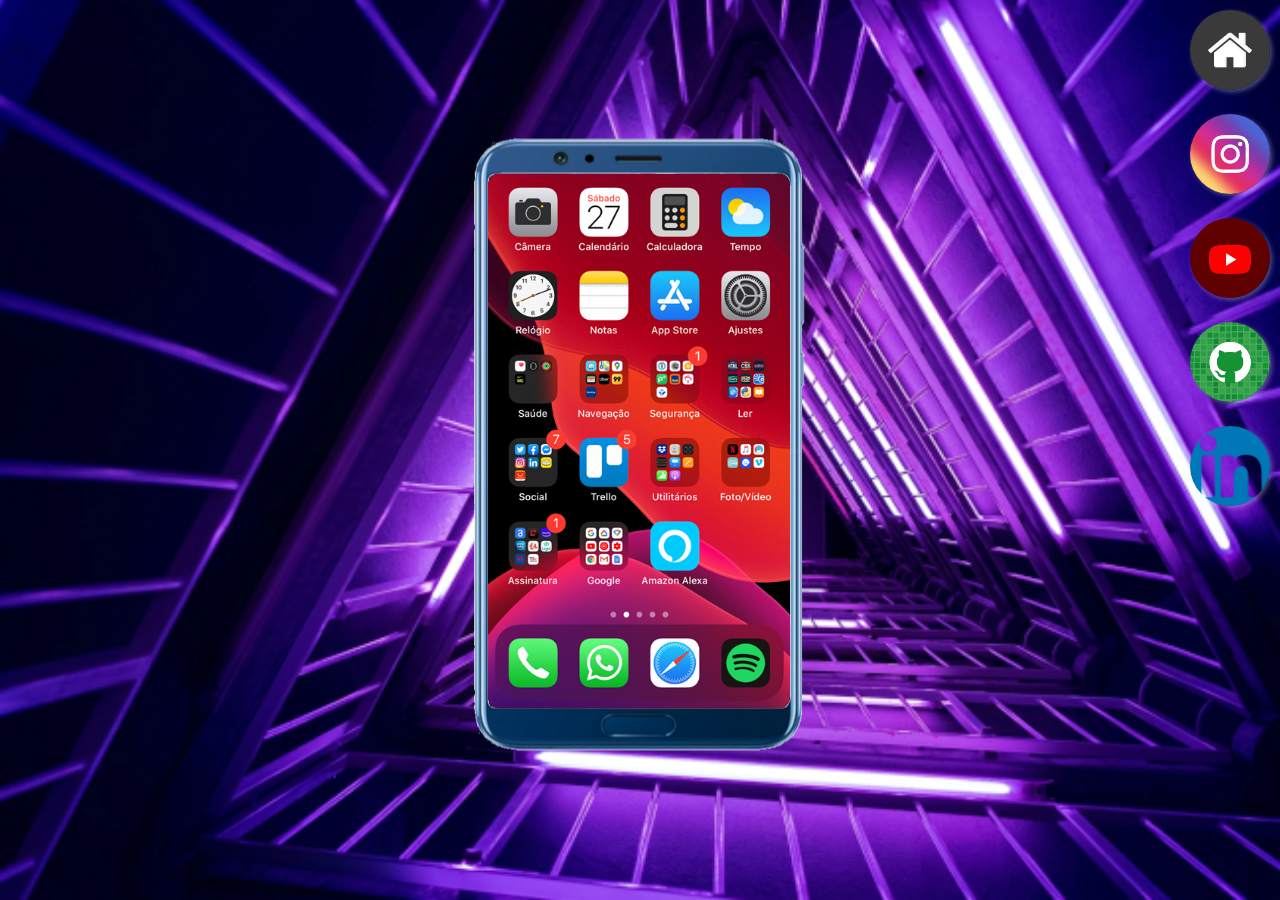
<file: index.html>
<!DOCTYPE html>
<html lang="pt-br">
<head>
    <meta charset="UTF-8">
    <meta name="viewport" content="width=device-width, initial-scale=1.0">
    <title>Redes Sociais</title>
    
    <link rel="stylesheet" href="styles/style.css" media="all">
    <link rel="stylesheet" href="styles/smartphone.css" media="screen and (min-width: 280px) and (max-width: 767px)">
    
    <link rel="apple-touch-icon" sizes="180x180" href="pacote_projeto/favicon_io/apple-touch-icon.png">
    <link rel="icon" type="image/png" sizes="32x32" href="pacote_projeto/favicon_io/favicon-32x32.png">
    <link rel="icon" type="image/png" sizes="16x16" href="pacote_projeto/favicon_io/favicon-16x16.png">
    <link rel="manifest" href="pacote_projeto/favicon_io/site.webmanifest">
</head>
<body>
    <main>
        <section id="phone">
            
            <iframe src="home.html" frameborder="0" name="screen" id="screen">
                Acesso recusado
            </iframe>

        </section>

        <section id="icons">

            <a class="bar-lateral" href="home.html" target="screen"> <img src="pacote_projeto/logos/logo-home.jpg" alt="Home"></a>
            <a class="bar-lateral" href="instagram.html" target="screen"> <img src="pacote_projeto/logos/logo-instagram.jpg" alt="Instagram"></a>
            <a class="bar-lateral" href="youtube.html" target="screen"> <img src="pacote_projeto/logos/logo-youtube.jpg" alt="Youtube"></a>
            <a class="bar-lateral" href="github.html" target="screen"> <img src="pacote_projeto/logos/logo-github.jpg" alt="GitHub"></a>
            <a class="bar-lateral" href="linkedIn.html" target="screen"> <img class="linkedIn-logo" src="pacote_projeto/logos/linkedin.png" alt="Facebook"></a>

        </section>
    </main>
</body>
</html>
</file>
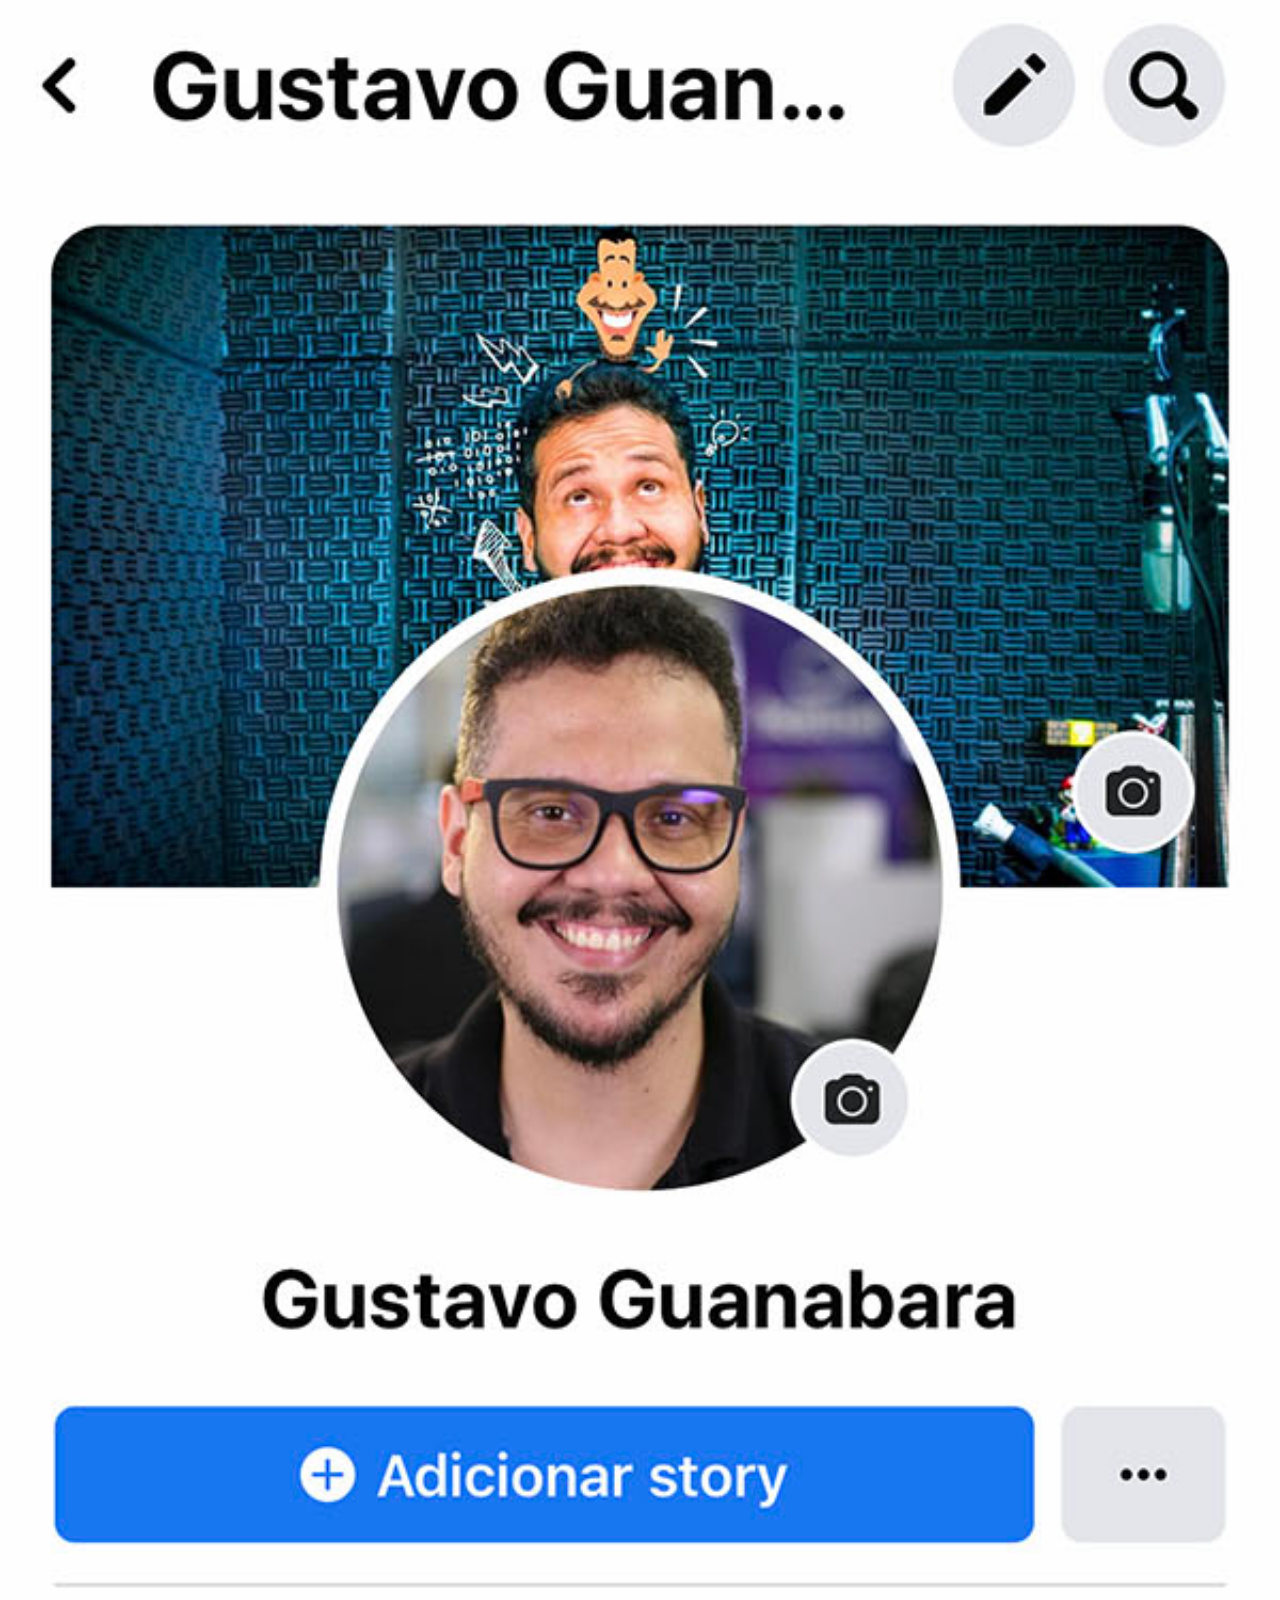
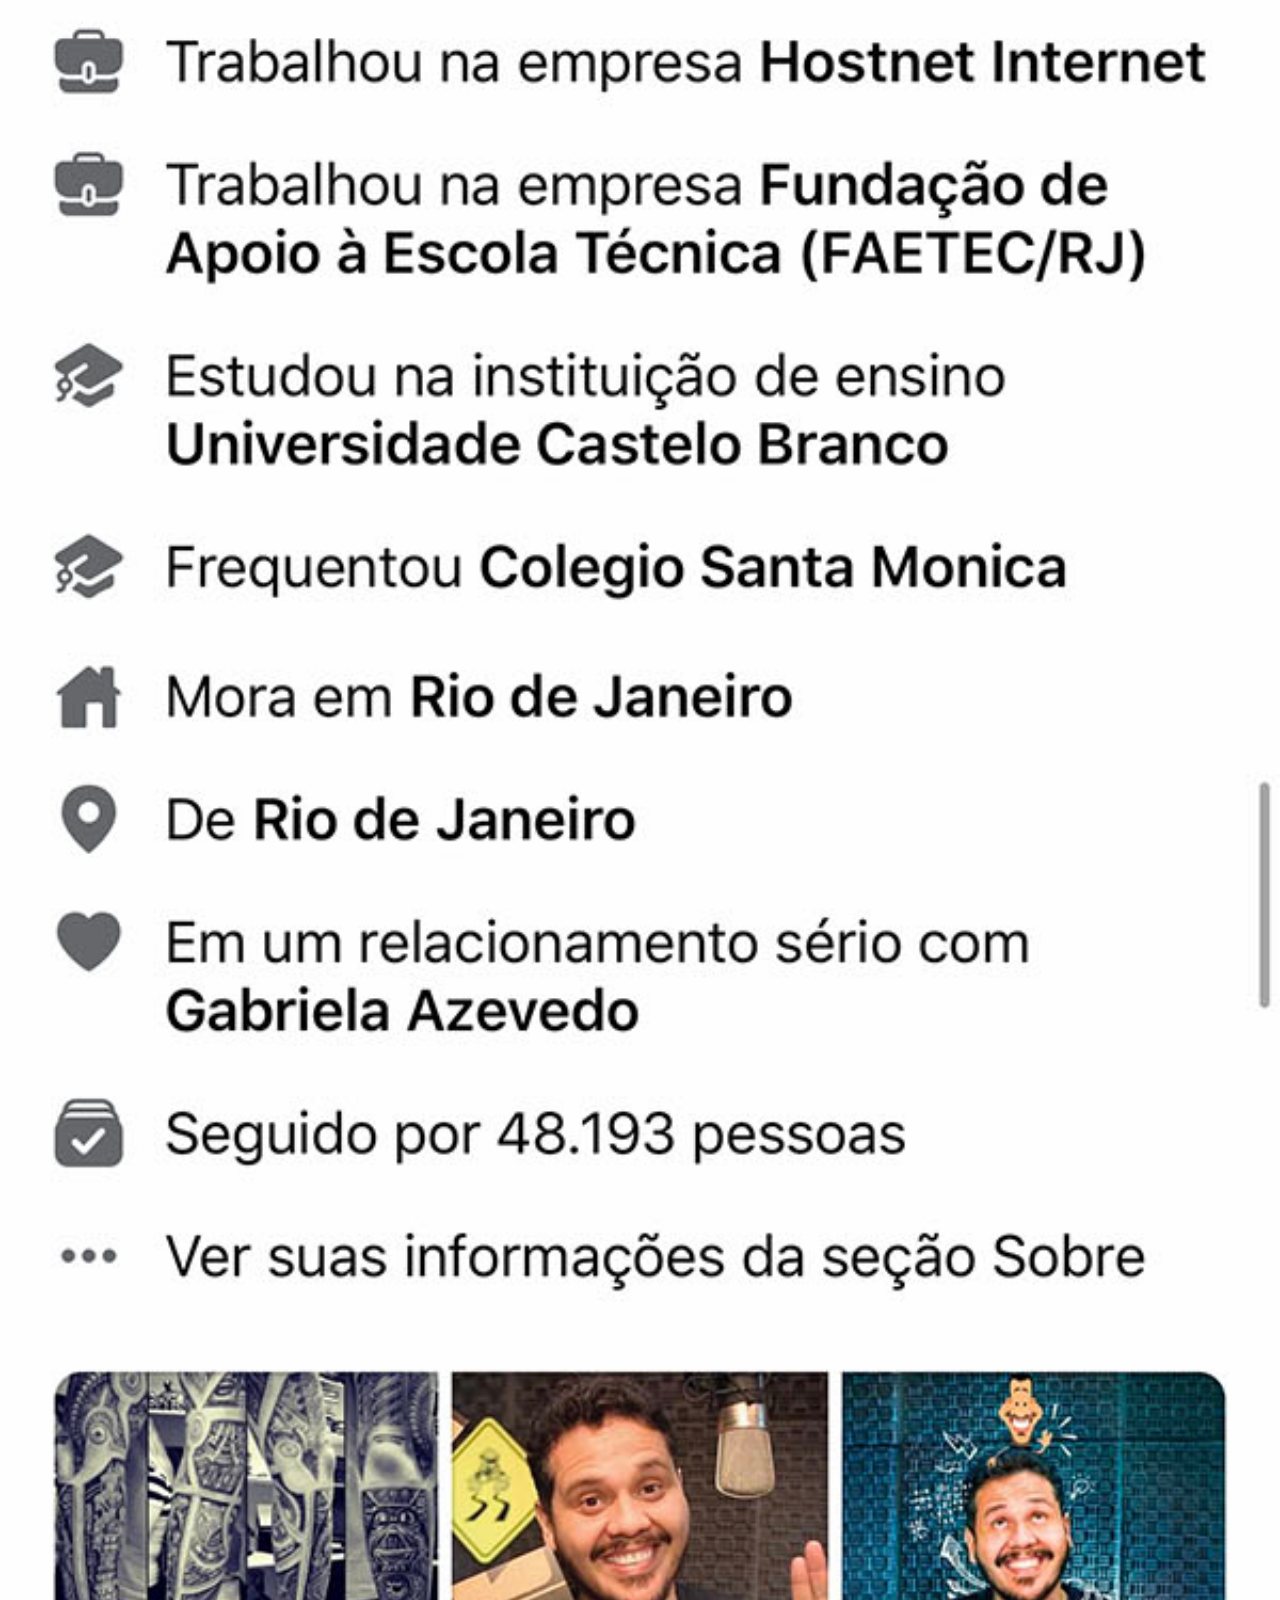
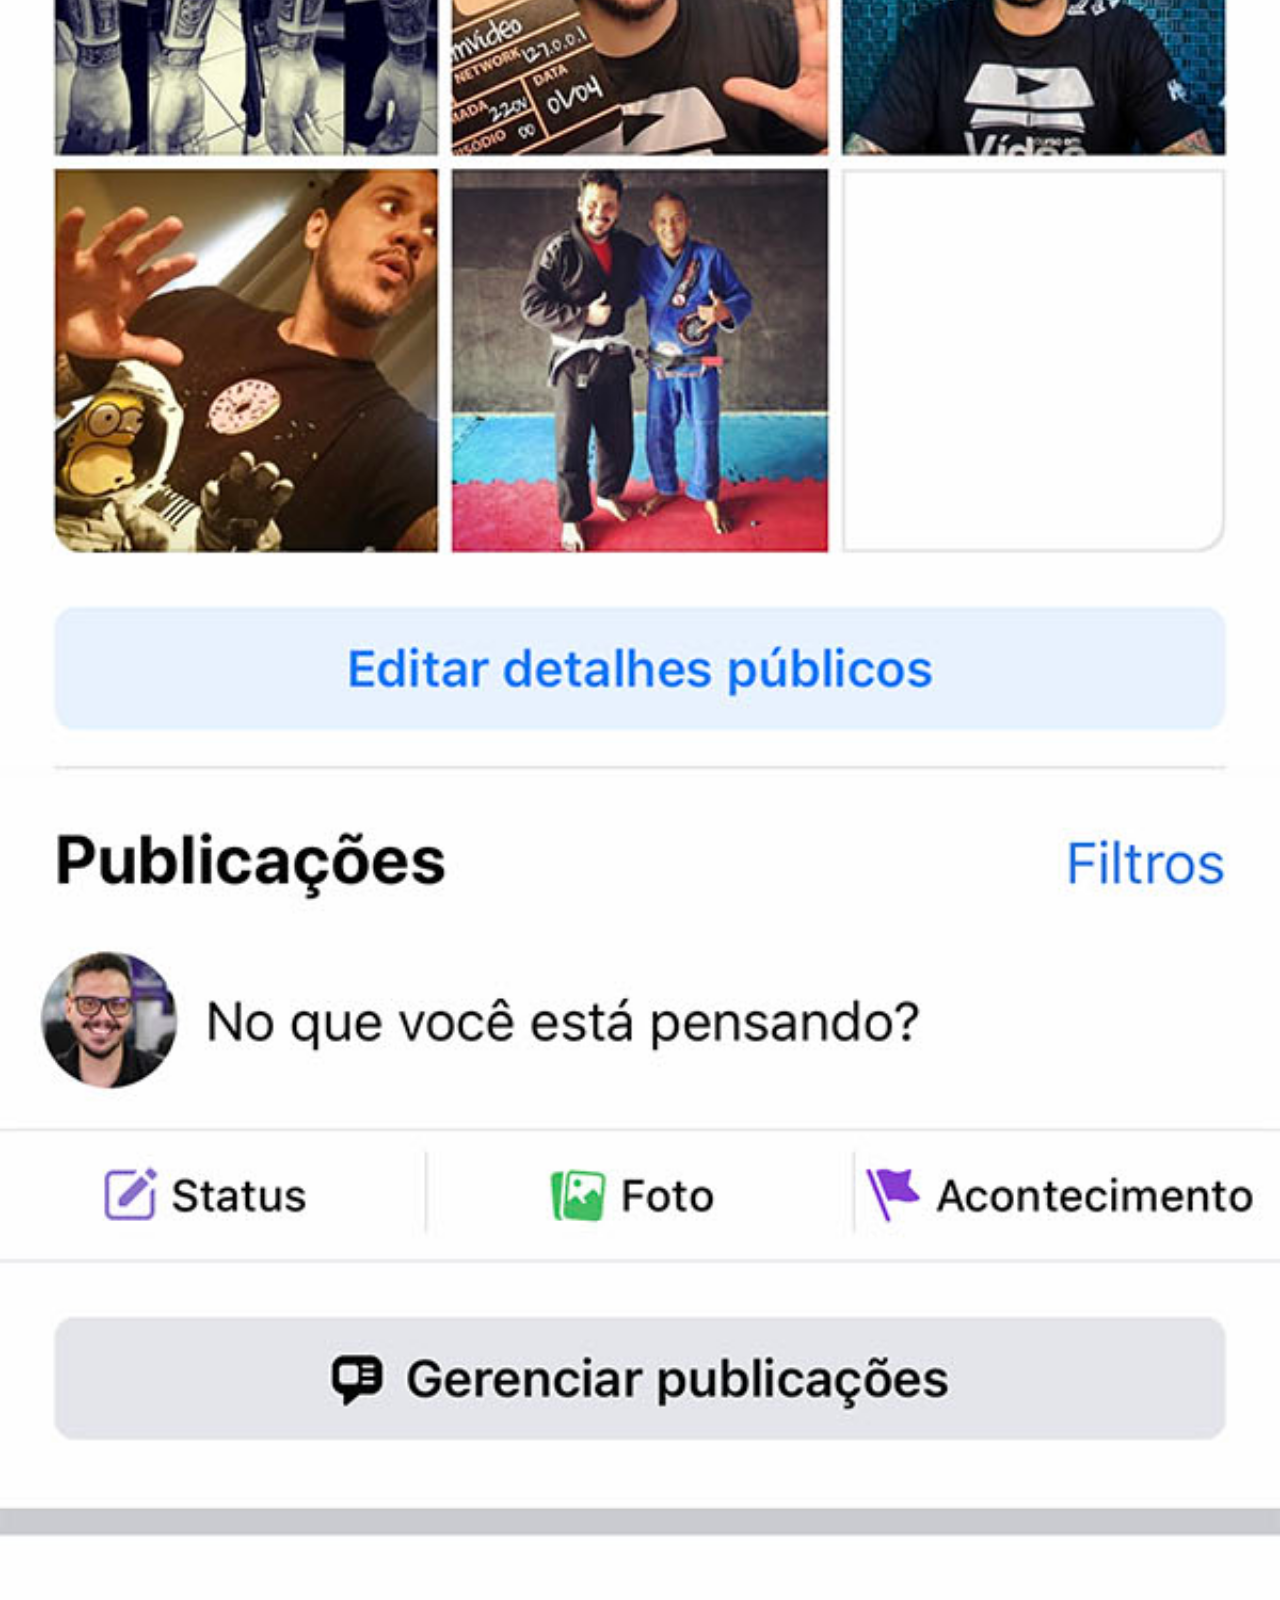
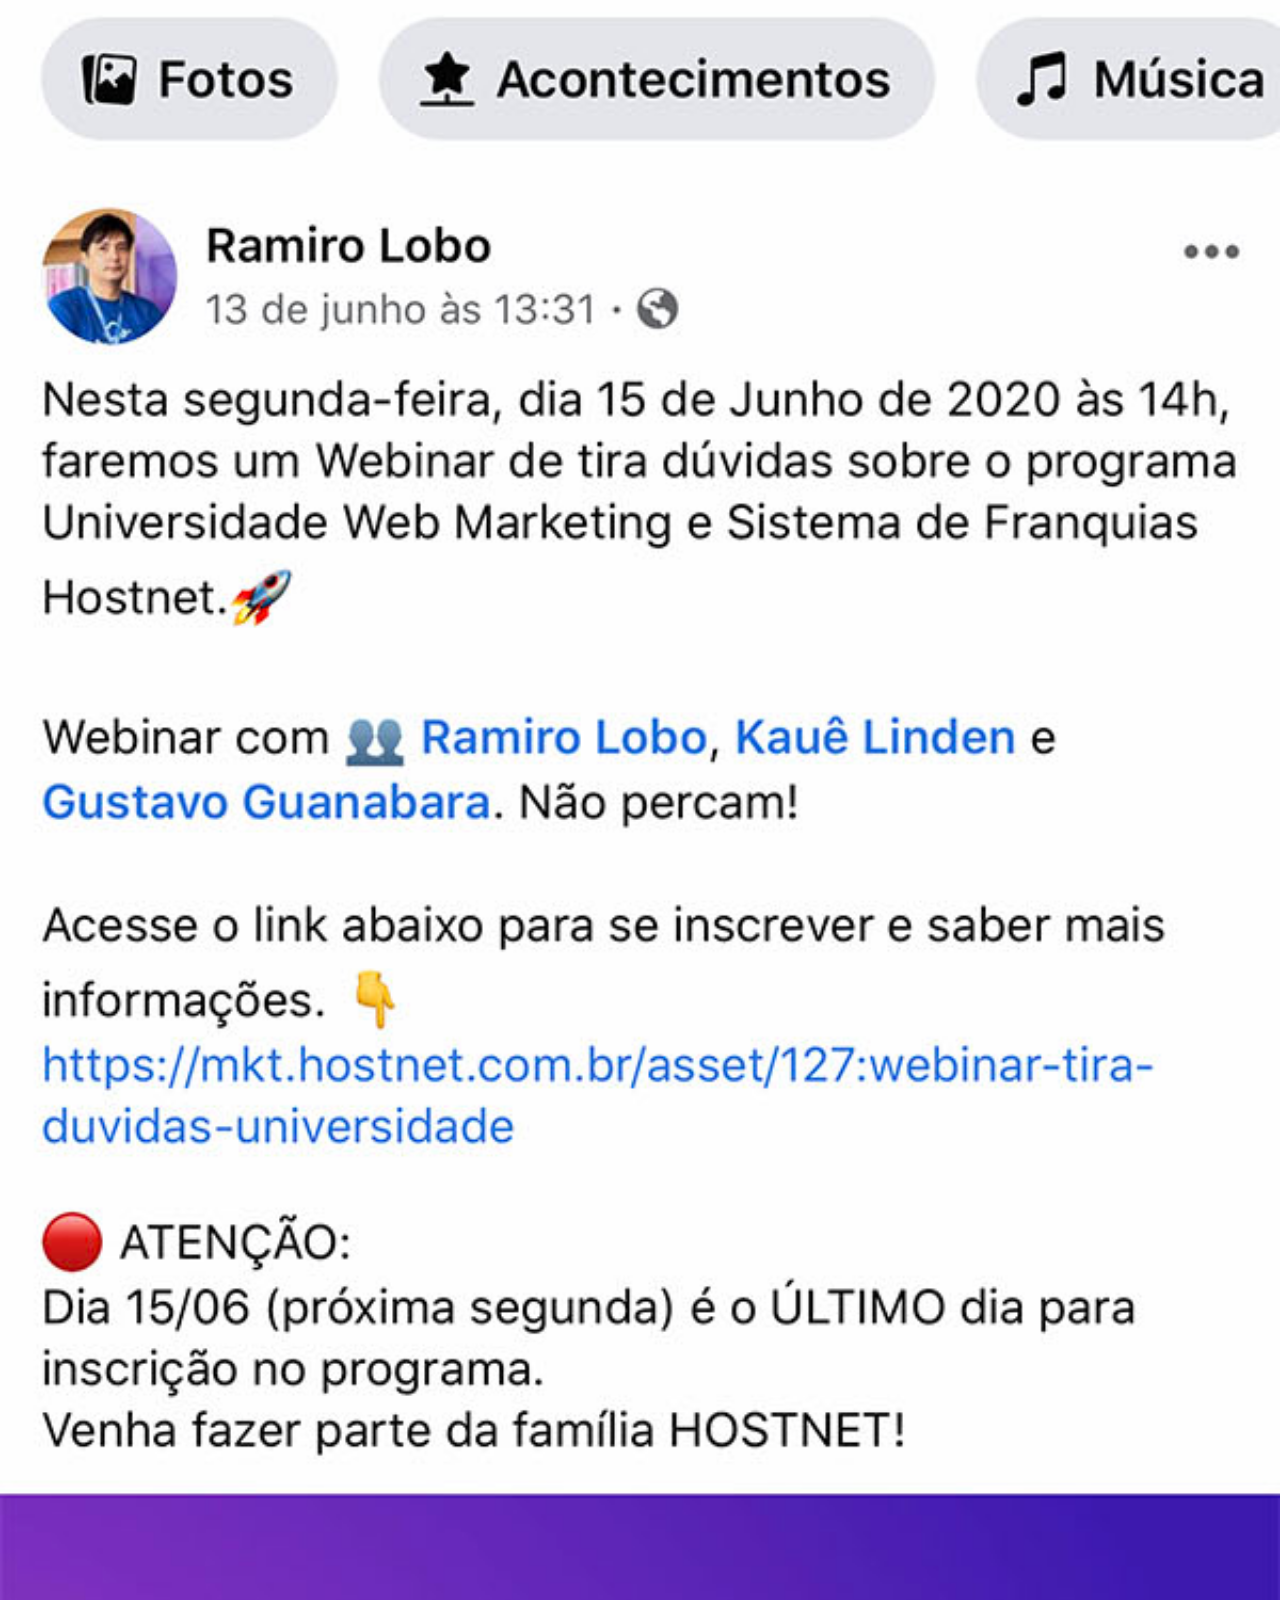
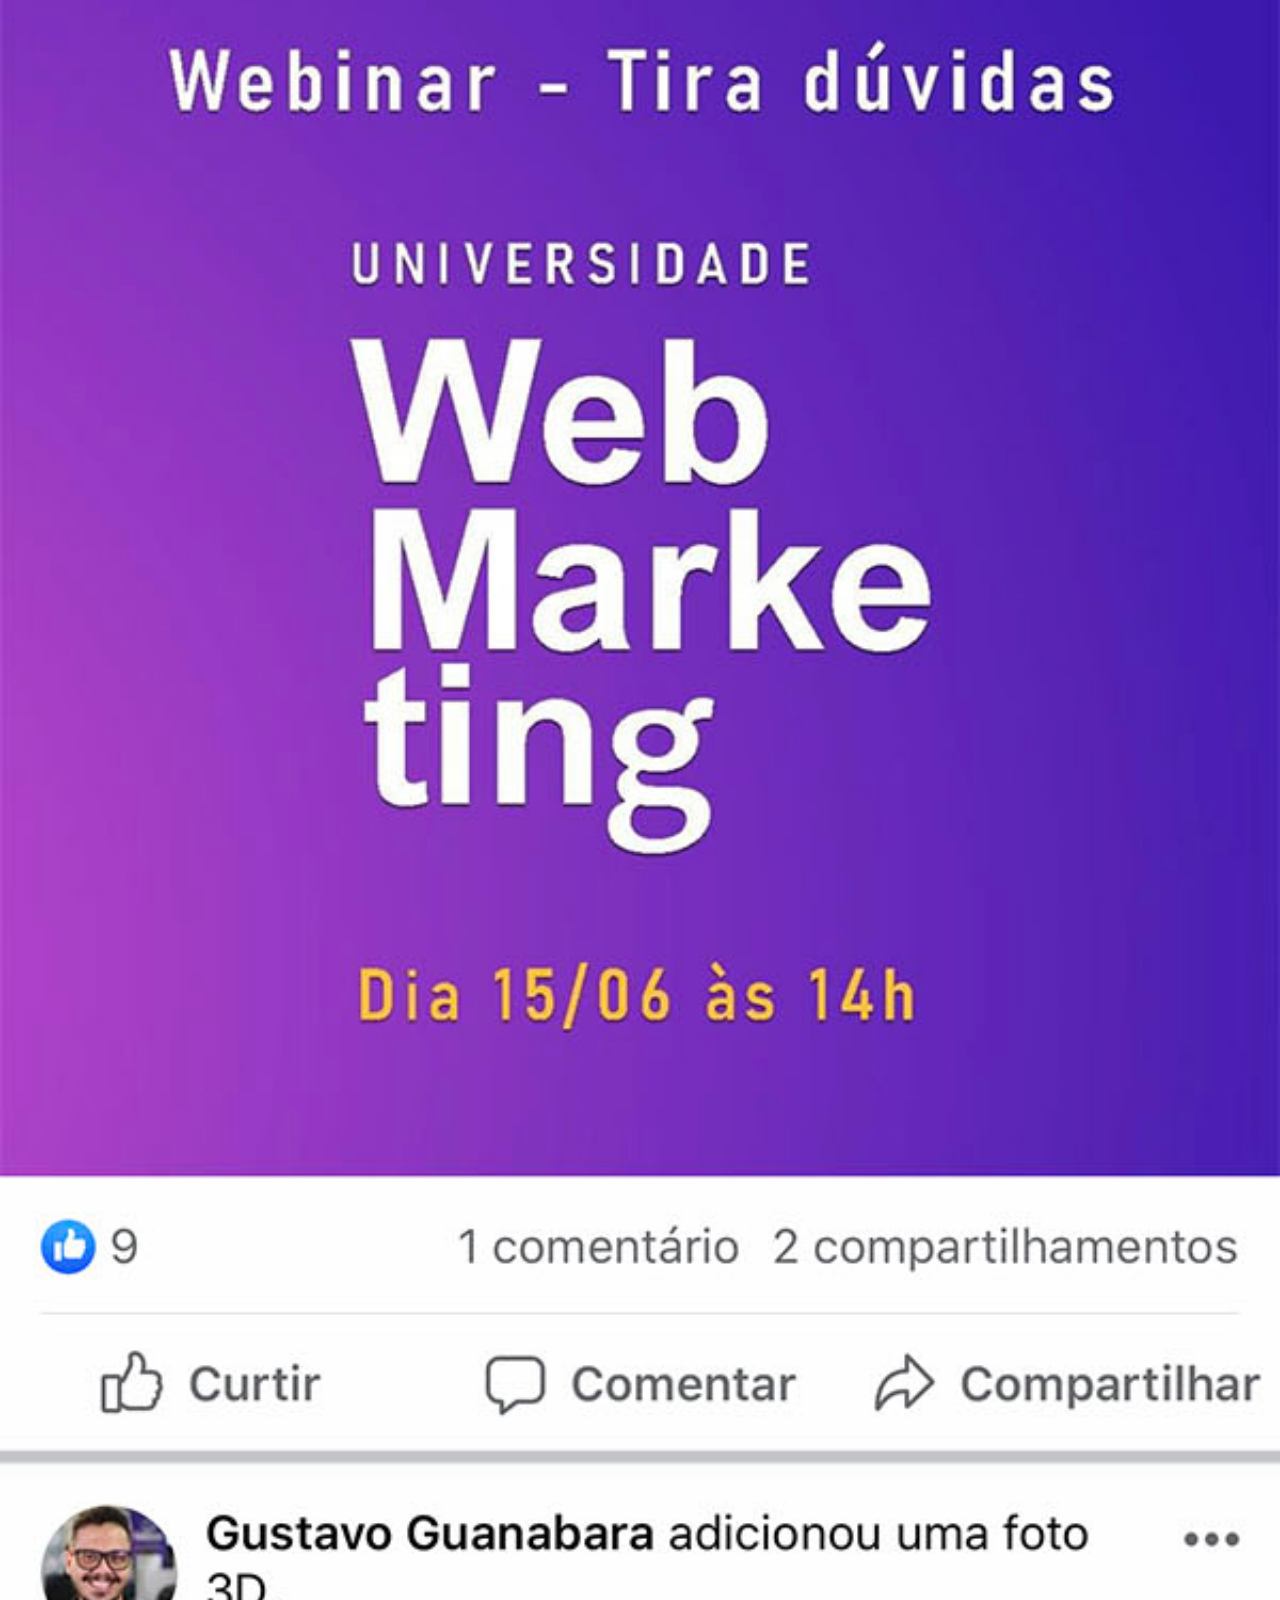
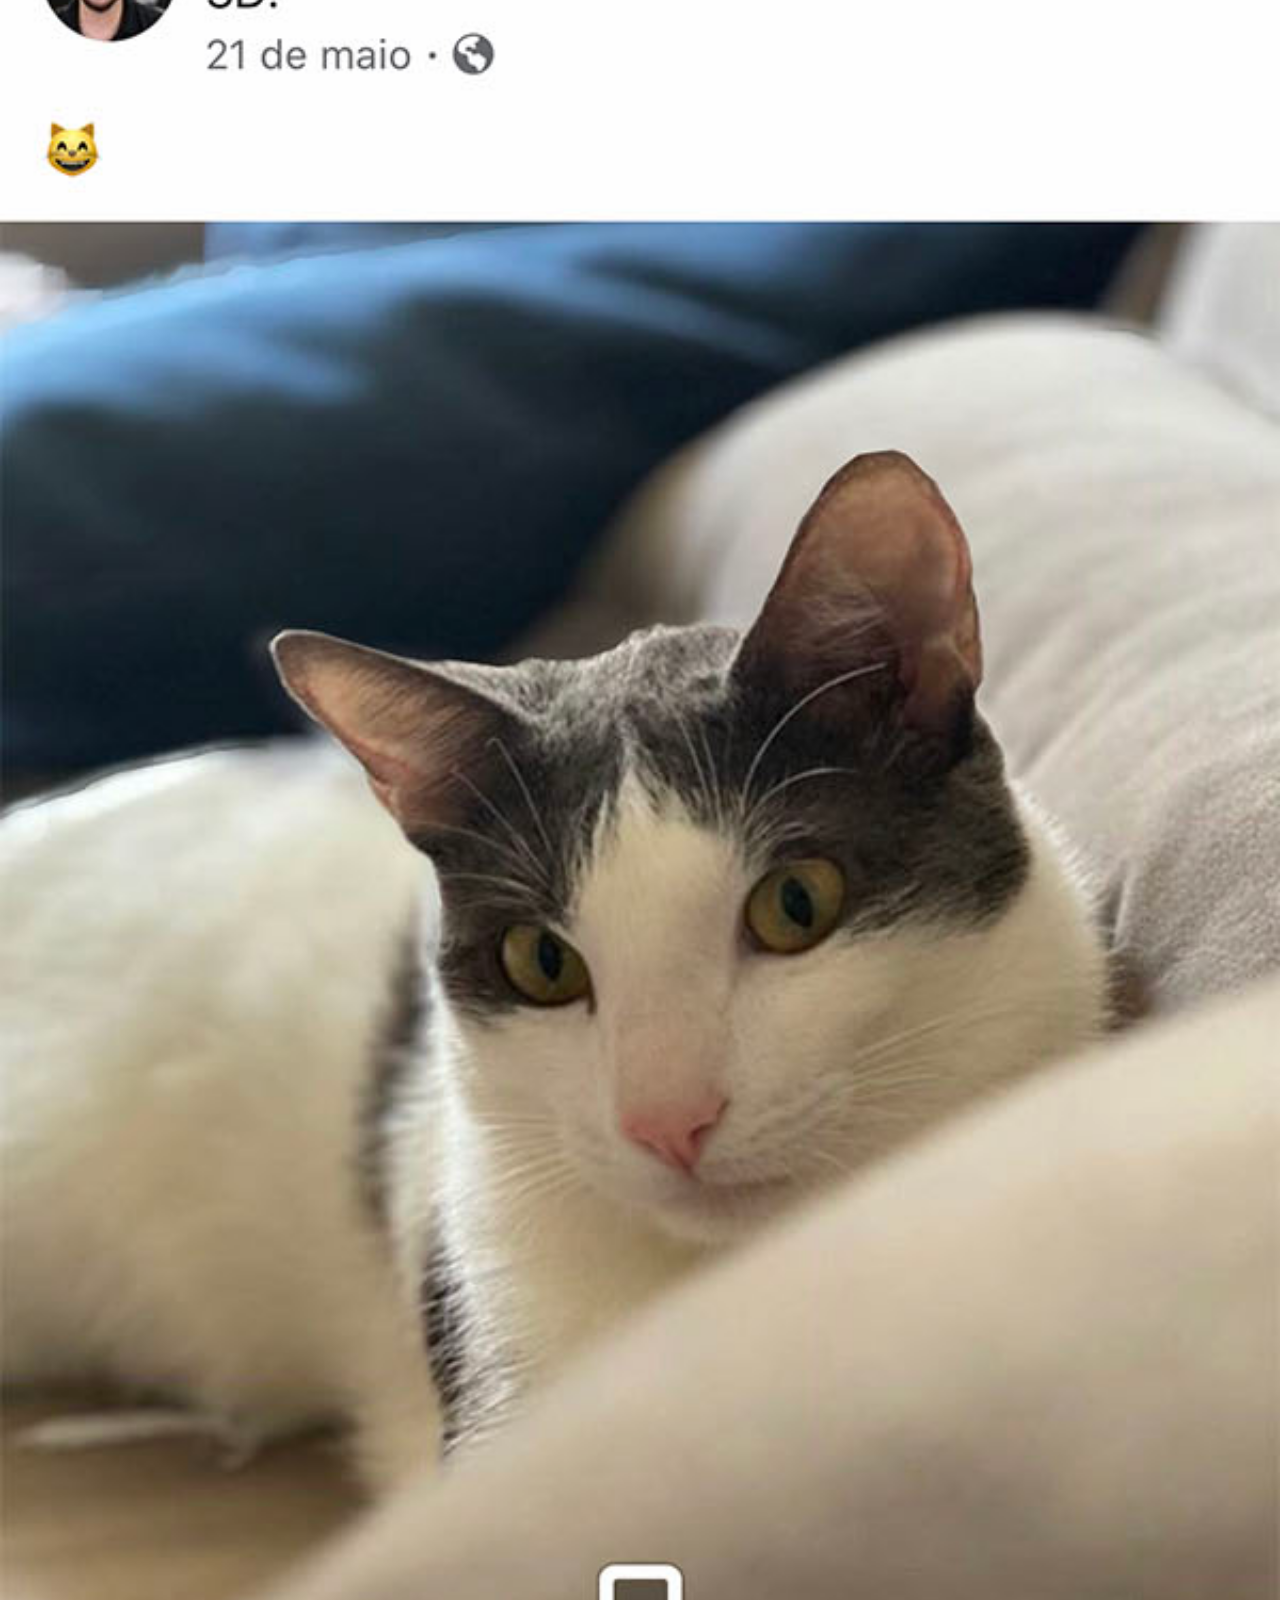
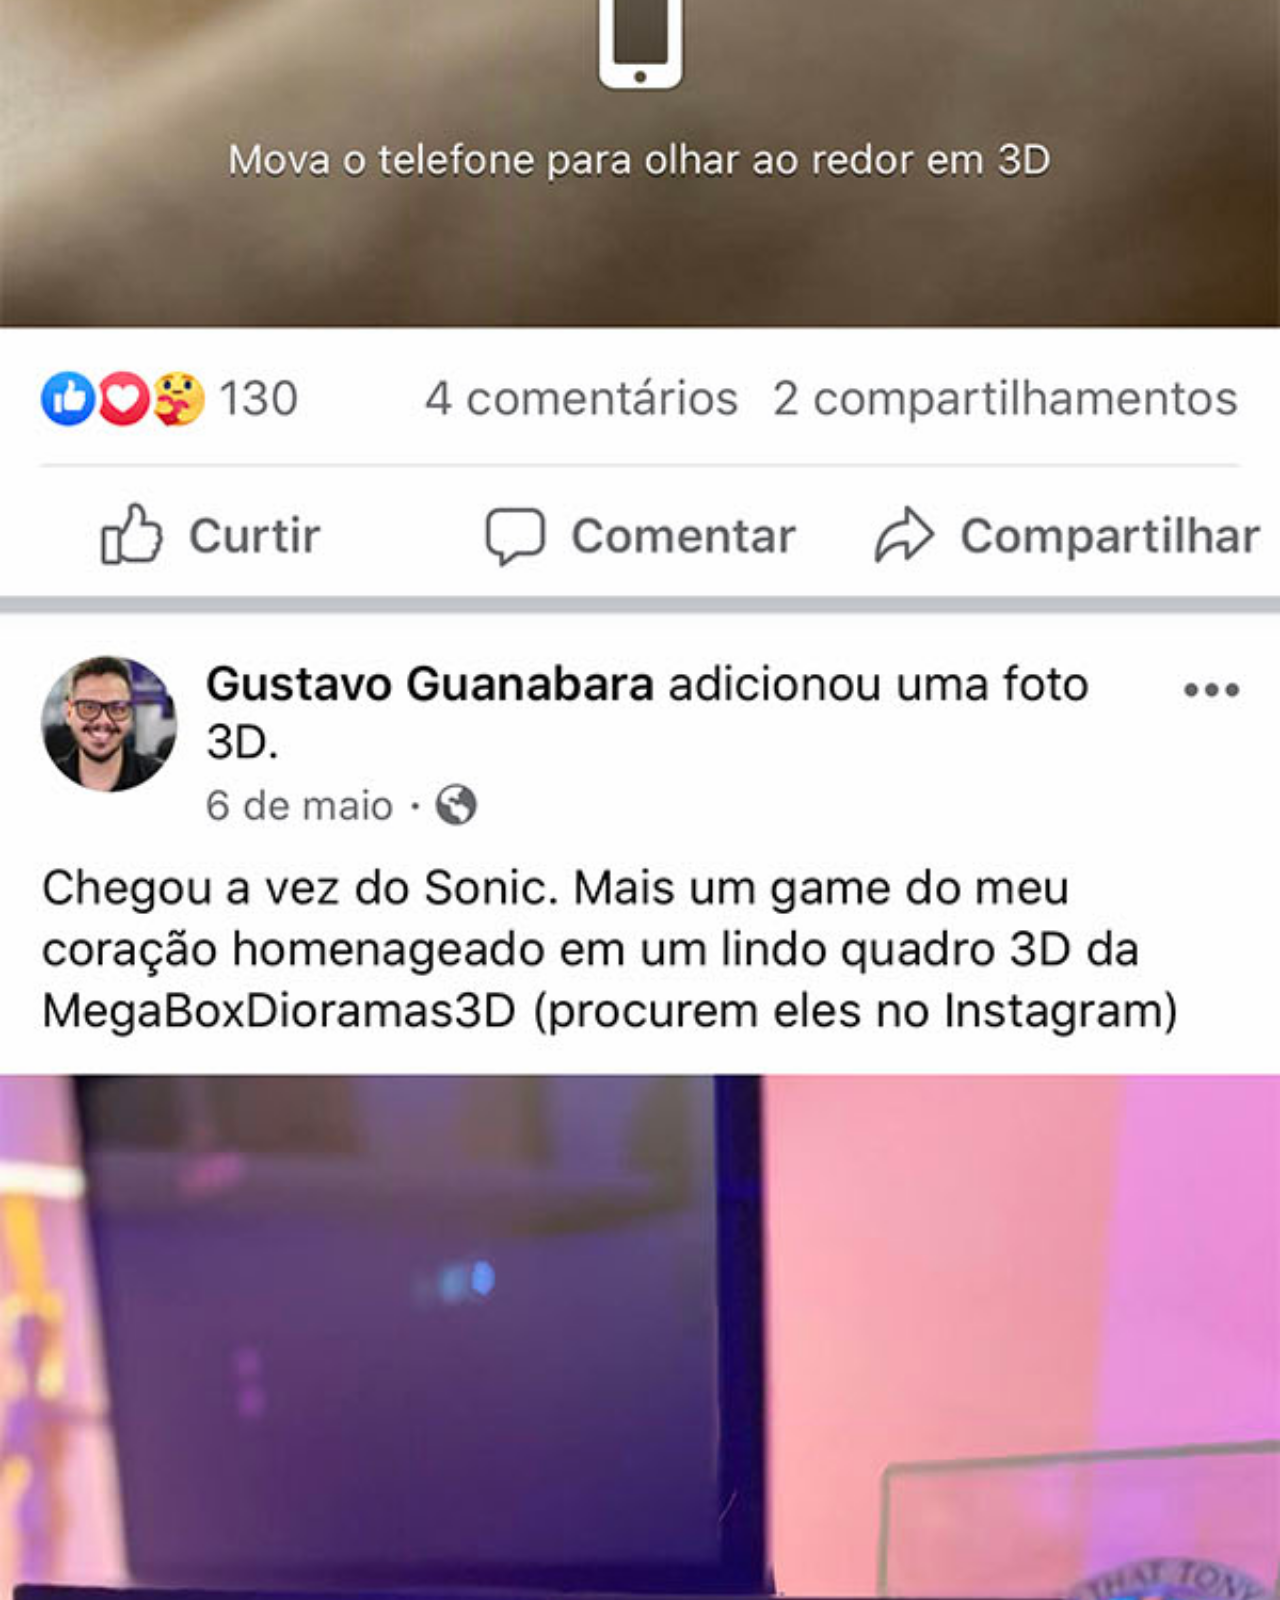
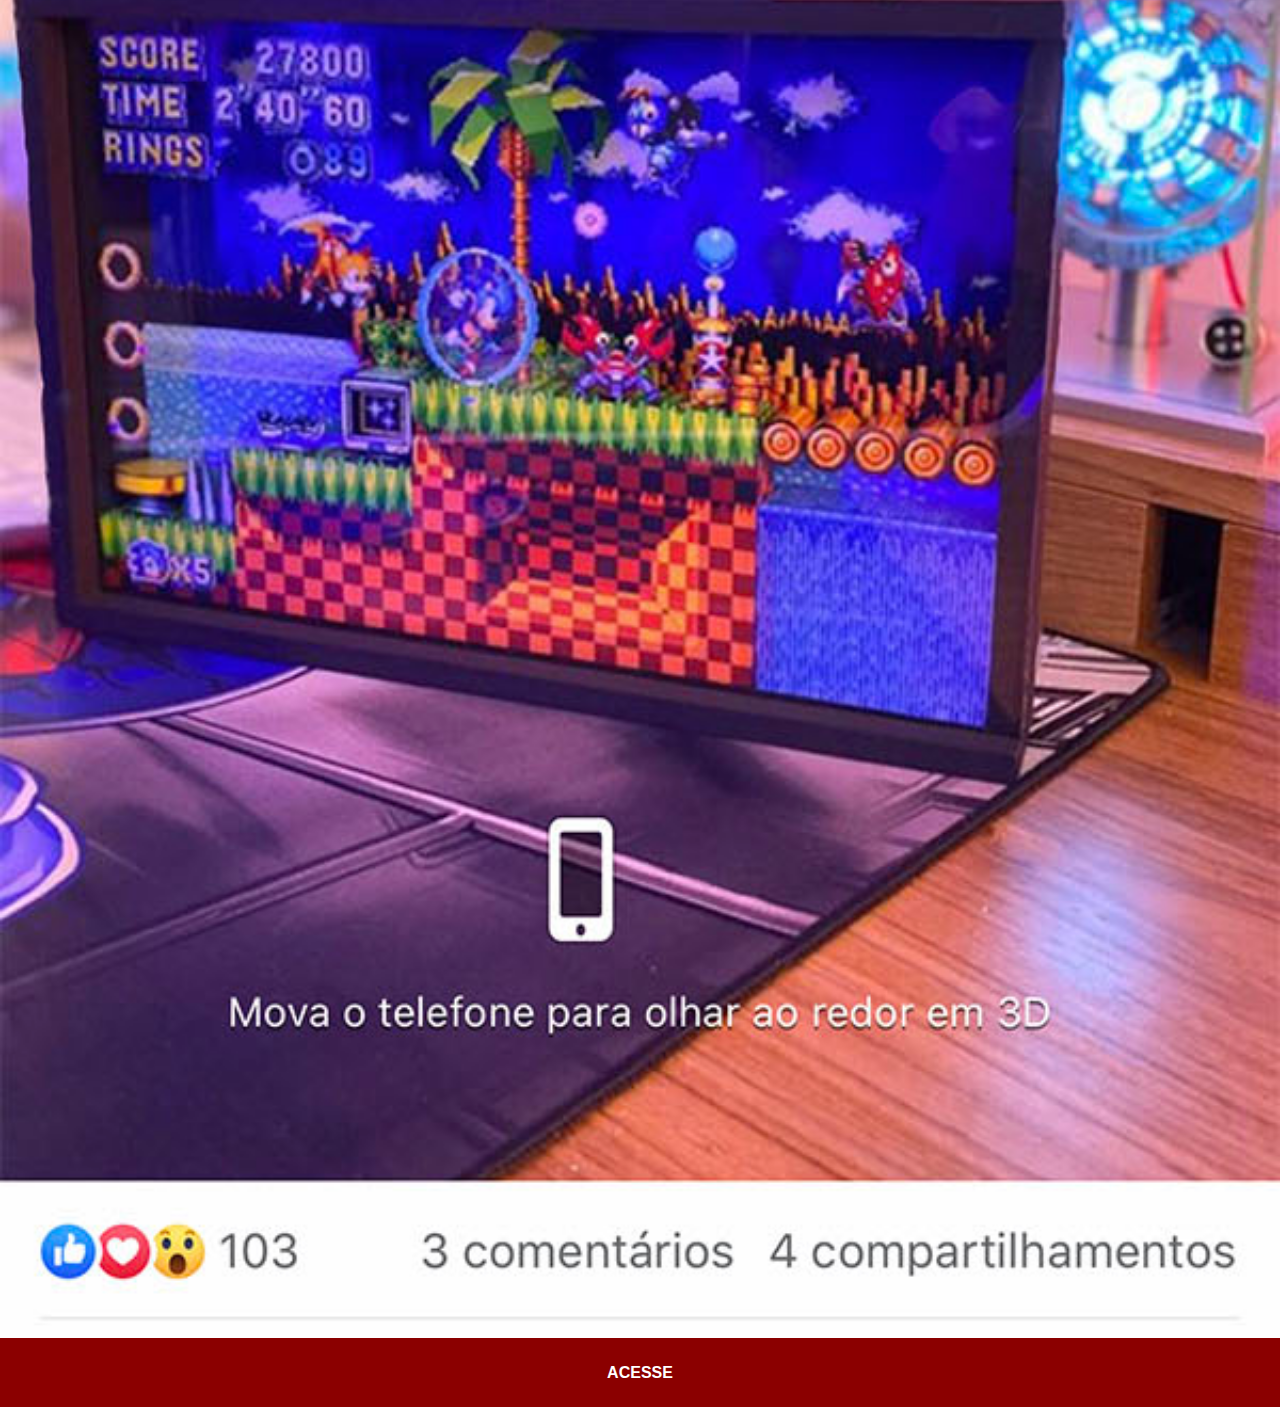
<file: facebook.html>
<!DOCTYPE html>
<html lang="en">
<head>
    <meta charset="UTF-8">
    <meta name="viewport" content="width=device-width, initial-scale=1.0">
    <title>Facebook</title>
    <link rel="stylesheet" href="styles/social.css">
</head>
<body>
    <img src="pacote_projeto/images/tela-facebook.jpg" alt="Facebook">
    <a href="https://www.youtube.com/user/cursoemvideo/playlists"  target="_blank" rel="author">ACESSE</a>
</body>
</html>
</file>
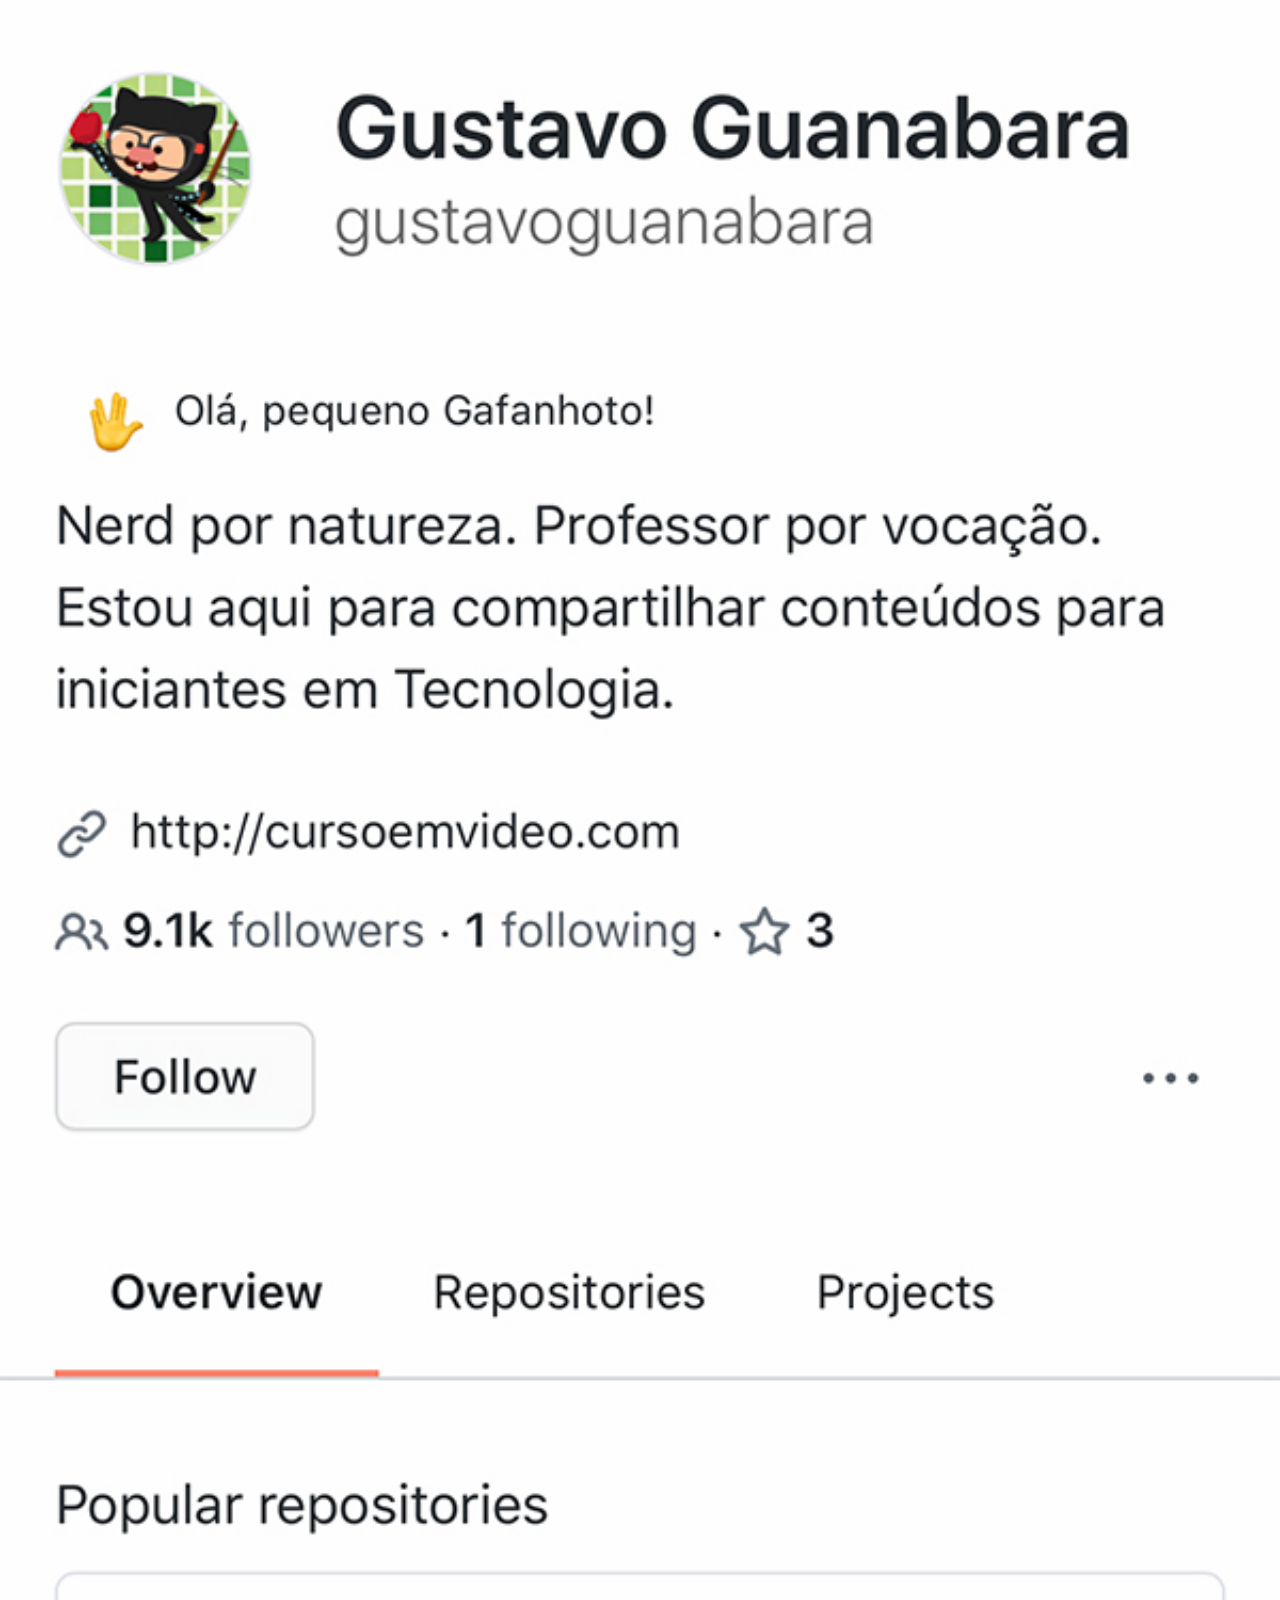
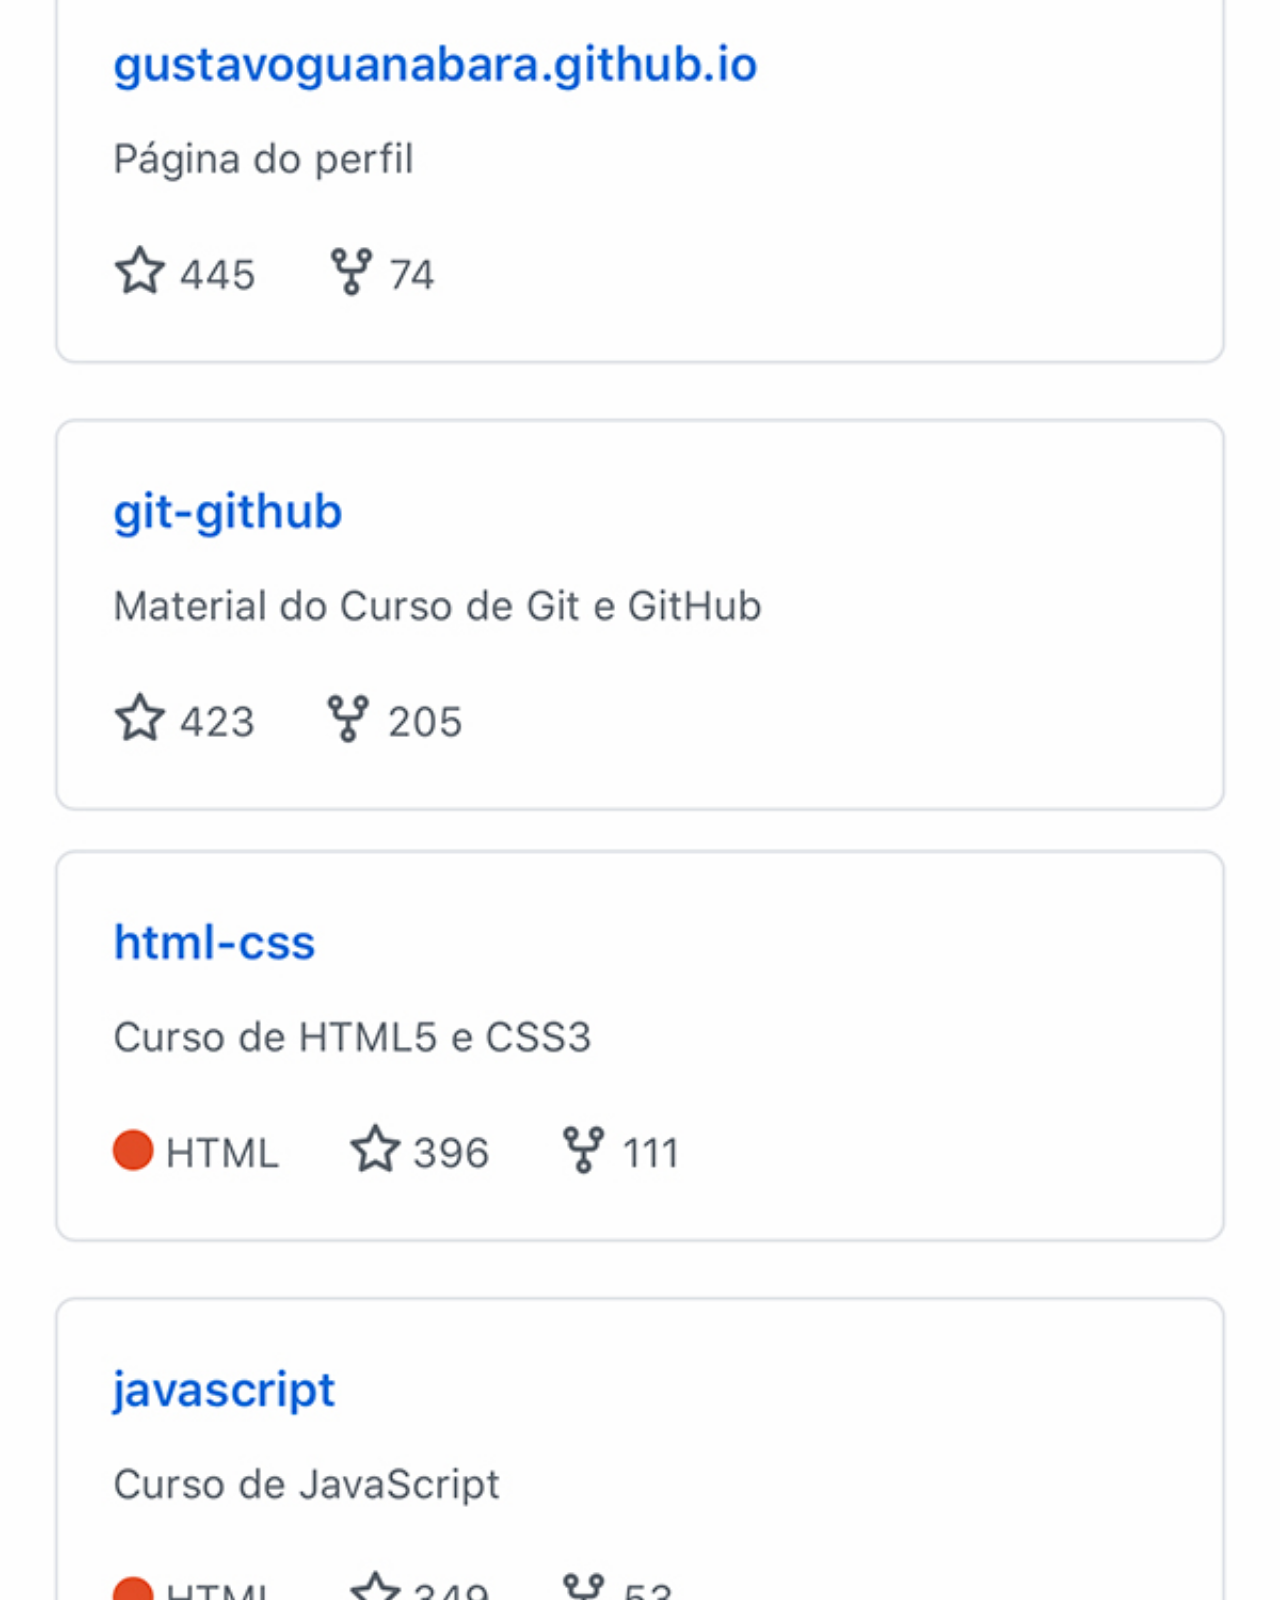
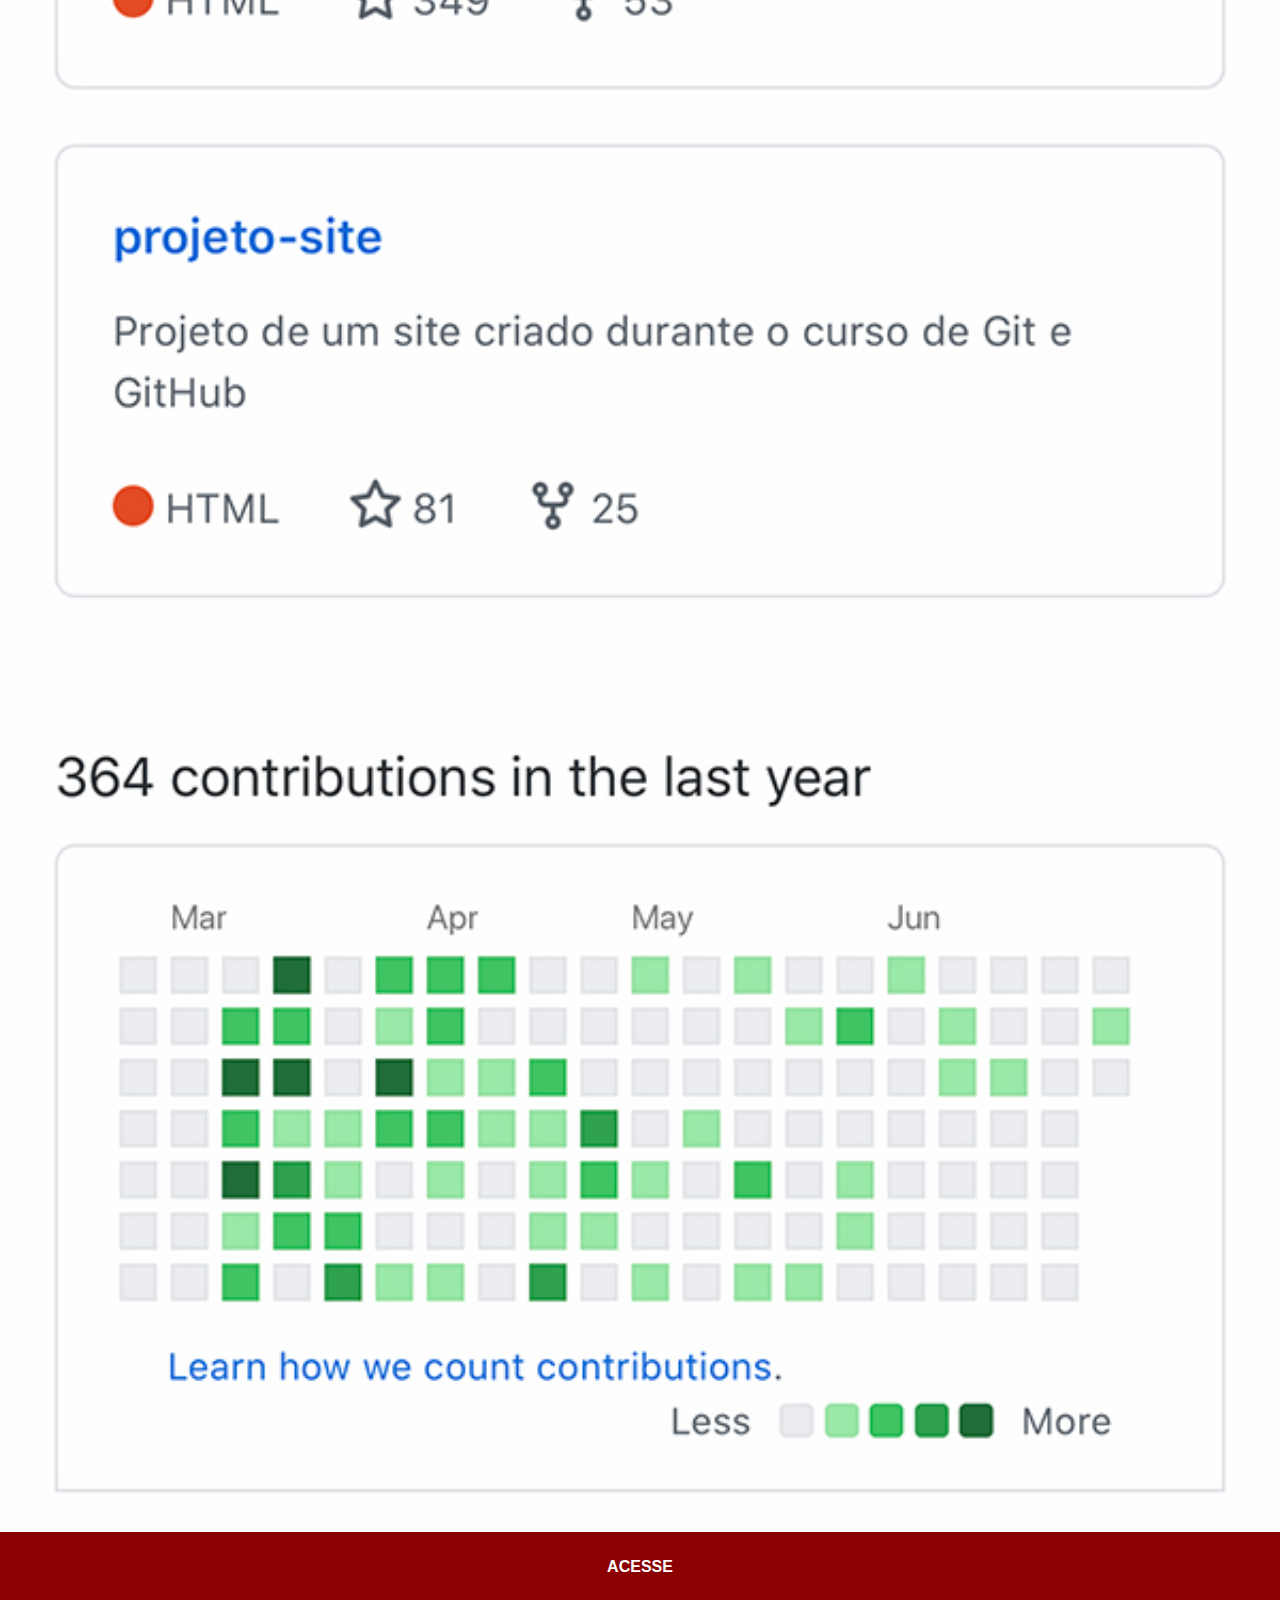
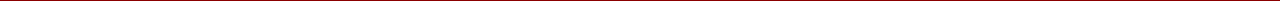
<file: github.html>
<!DOCTYPE html>
<html lang="en">
<head>
    <meta charset="UTF-8">
    <meta name="viewport" content="width=device-width, initial-scale=1.0">
    <title>GitHub</title>
    <link rel="stylesheet" href="styles/social.css">
</head>
<body>
    <img src="pacote_projeto/images/tela-github.jpg" alt="GitHub">
    <a href="https://github.com/codebyChristian/"  target="_blank" rel="author">ACESSE</a>
</body>
</html>
</file>
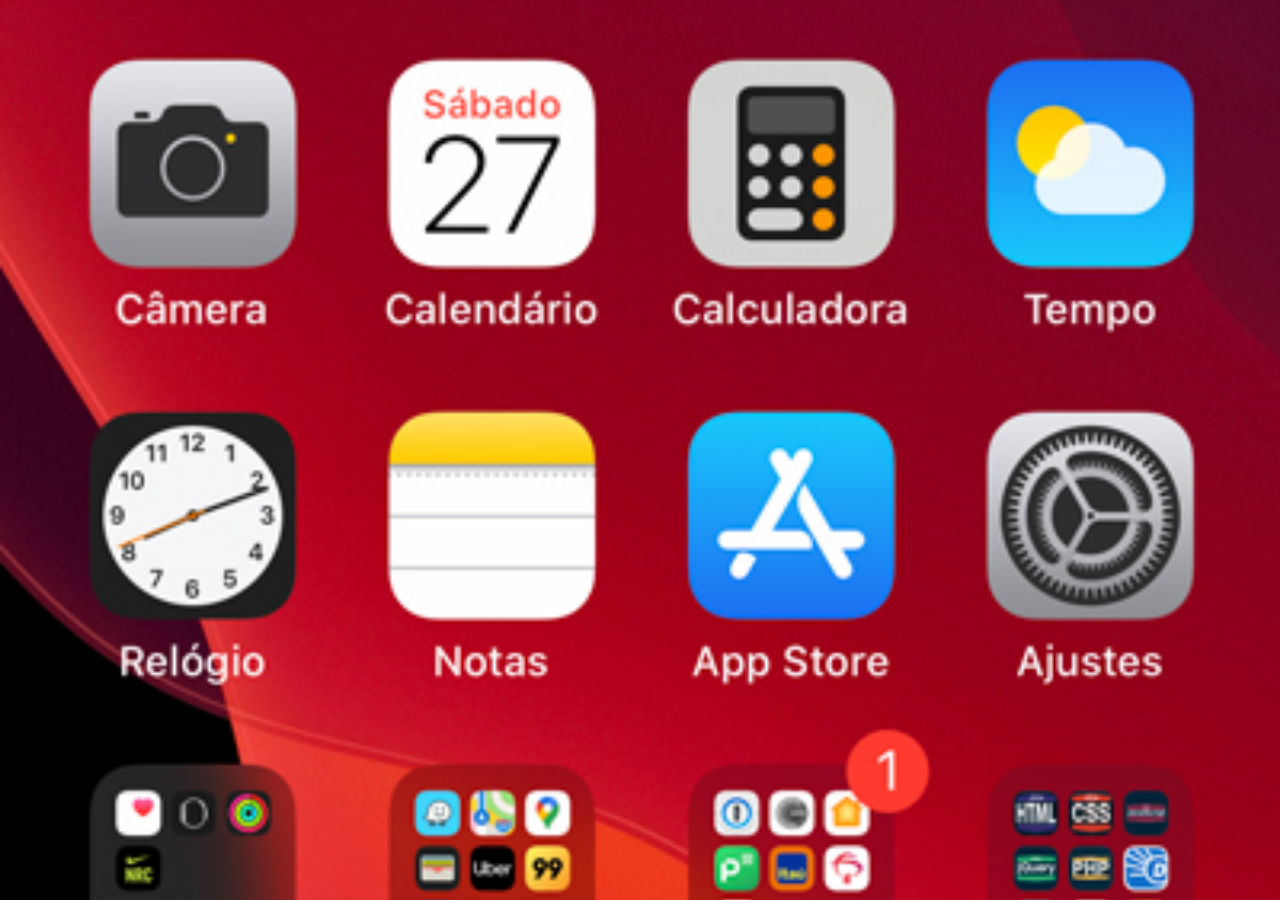
<file: home.html>
<!DOCTYPE html>
<html lang="pt-br">
<head>
    <meta charset="UTF-8">
    <meta name="viewport" content="width=device-width, initial-scale=1.0">
    <title>Home</title>
</head>

<style>
    *{
        margin: 0px;
        padding: 0px;
    }
    body {
        width: 100vw;
        height: 100vh;
        background: black url('pacote_projeto/images/tela-home.jpg') no-repeat top center;
        background-size: cover;
    }

</style>

<body>
    
</body>
</html>
</file>
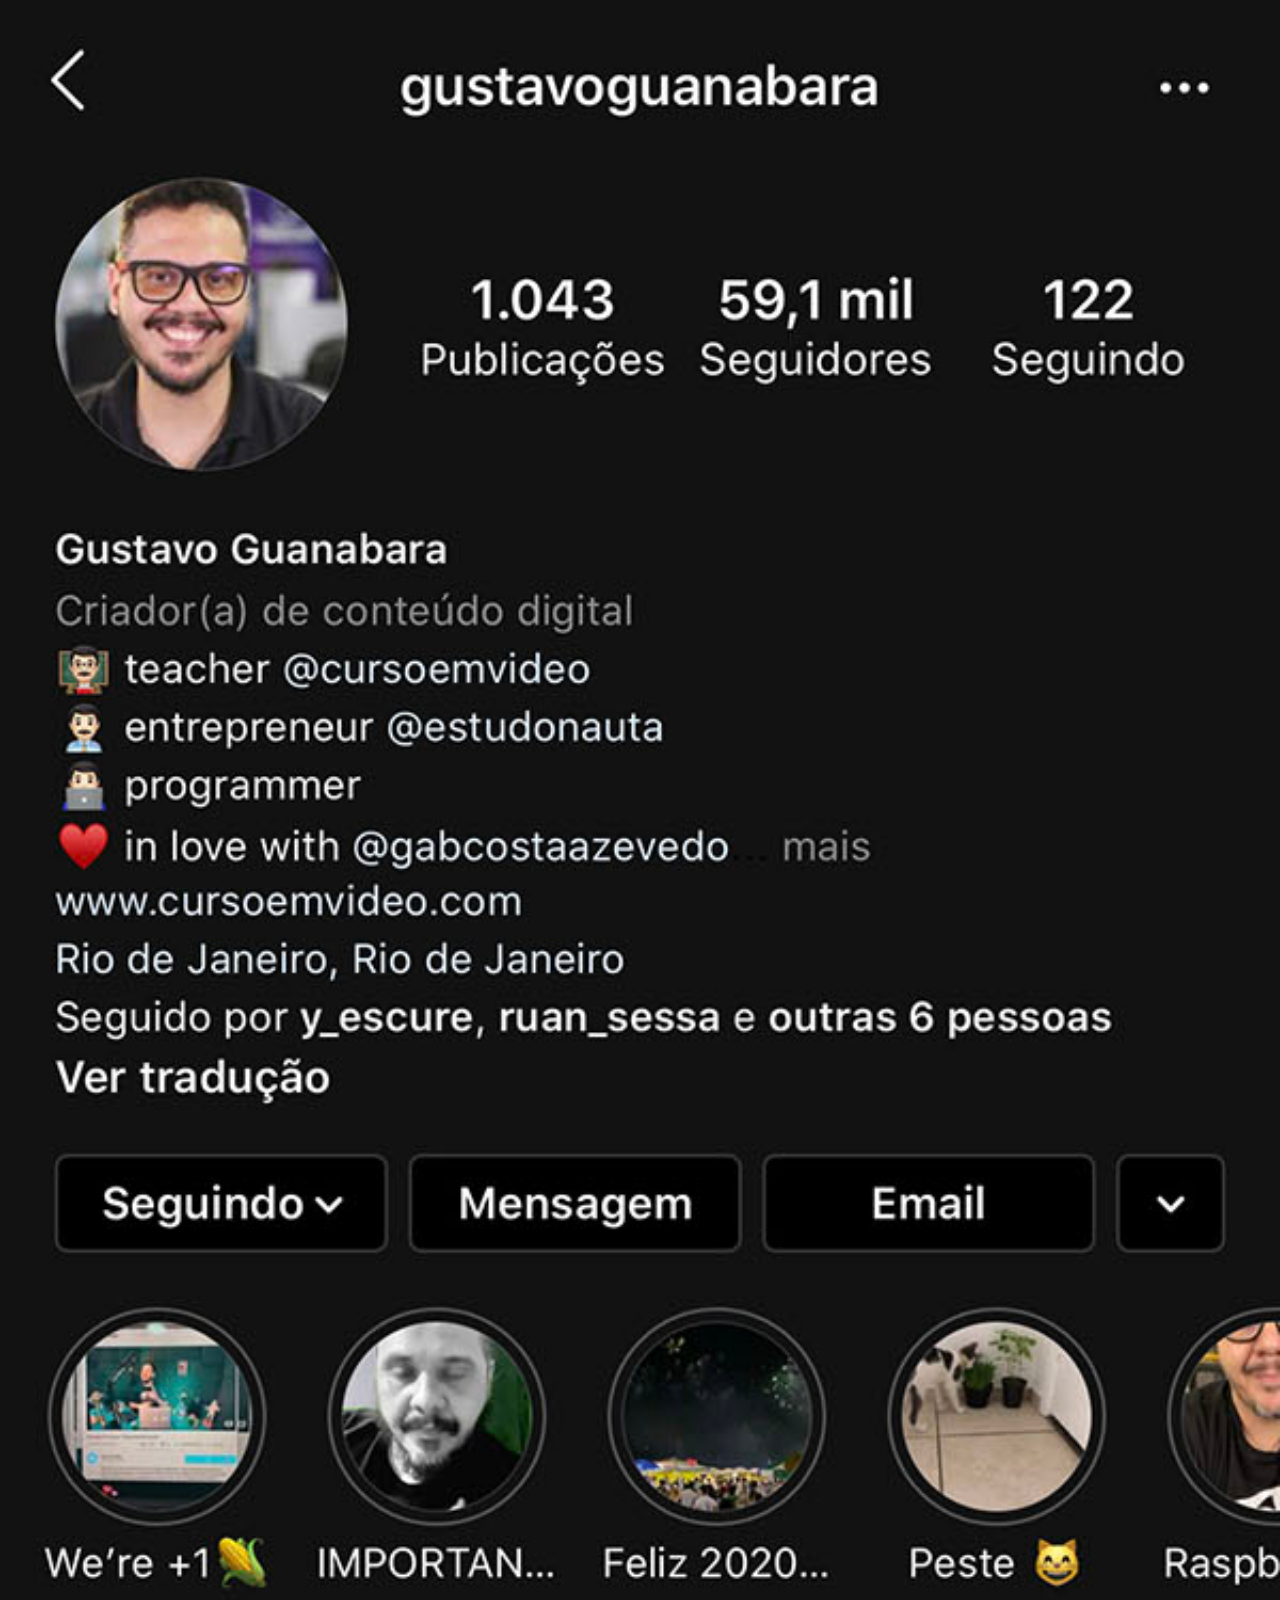
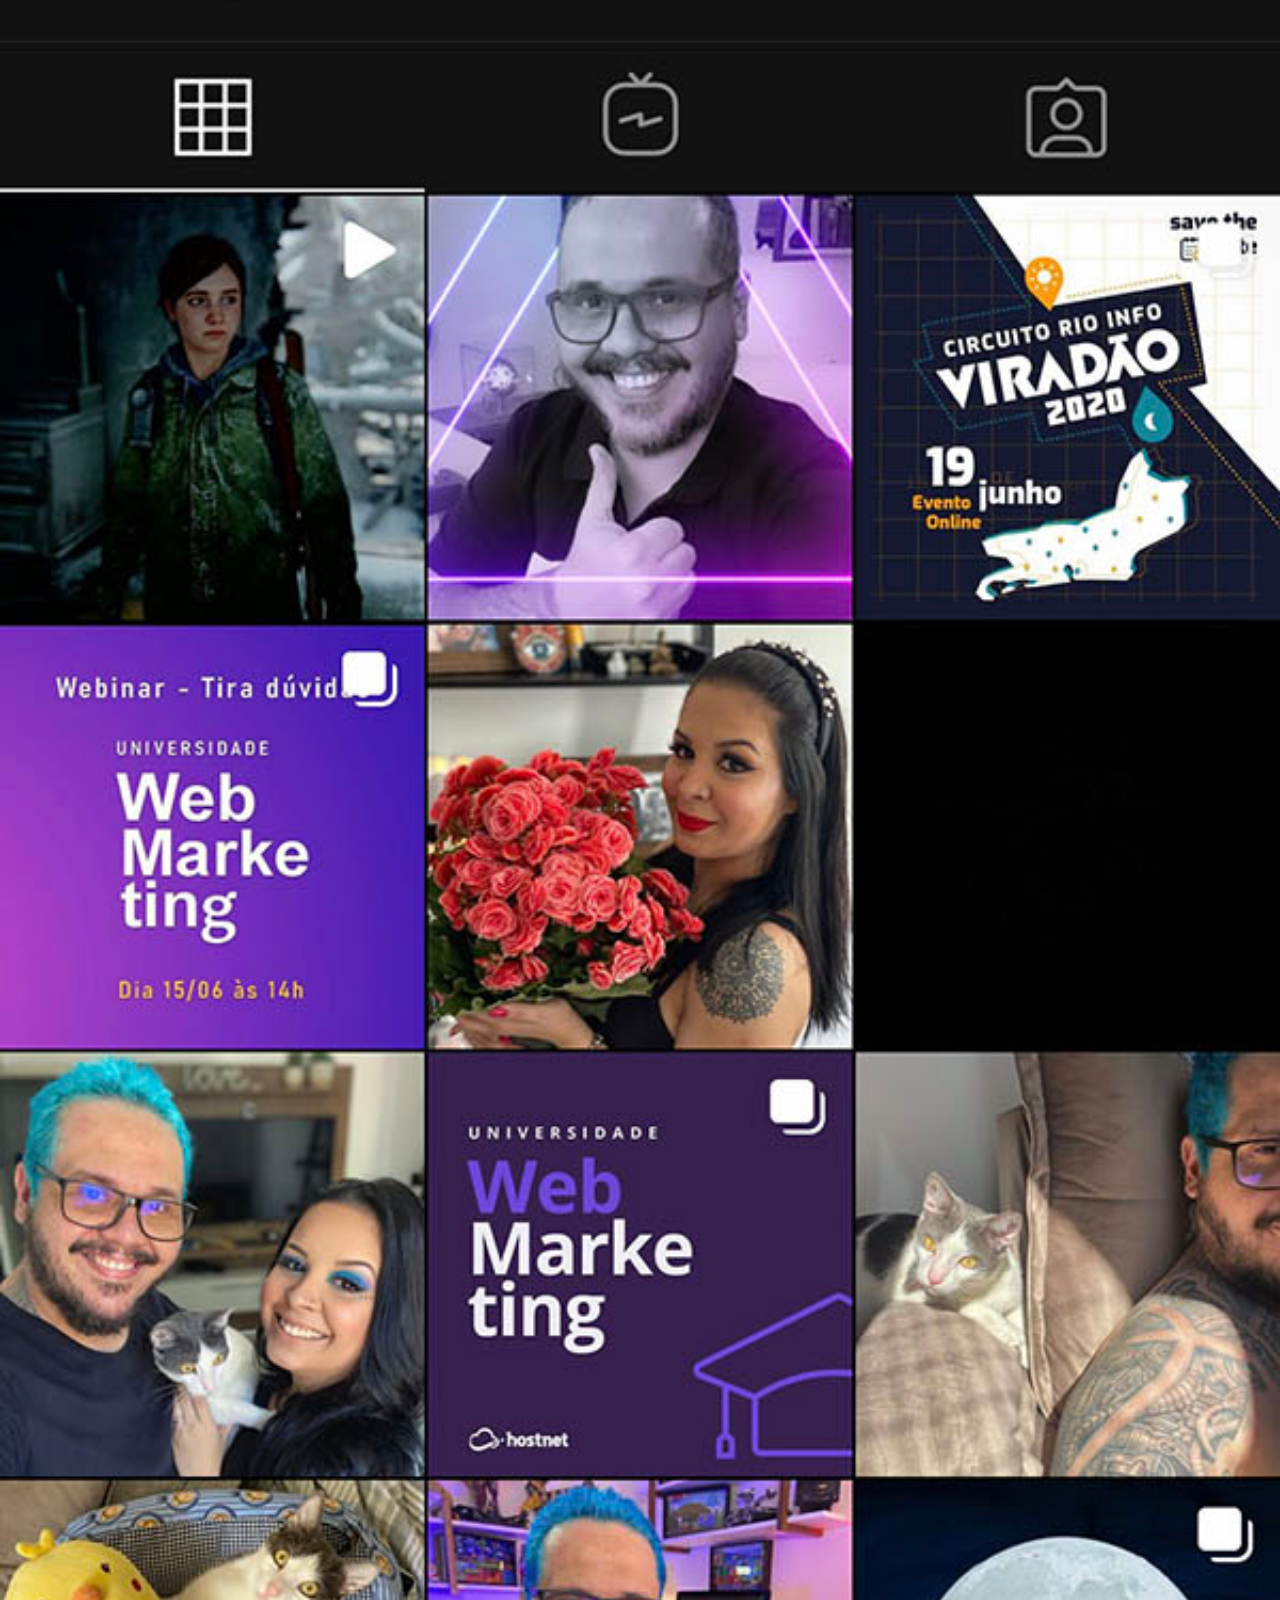
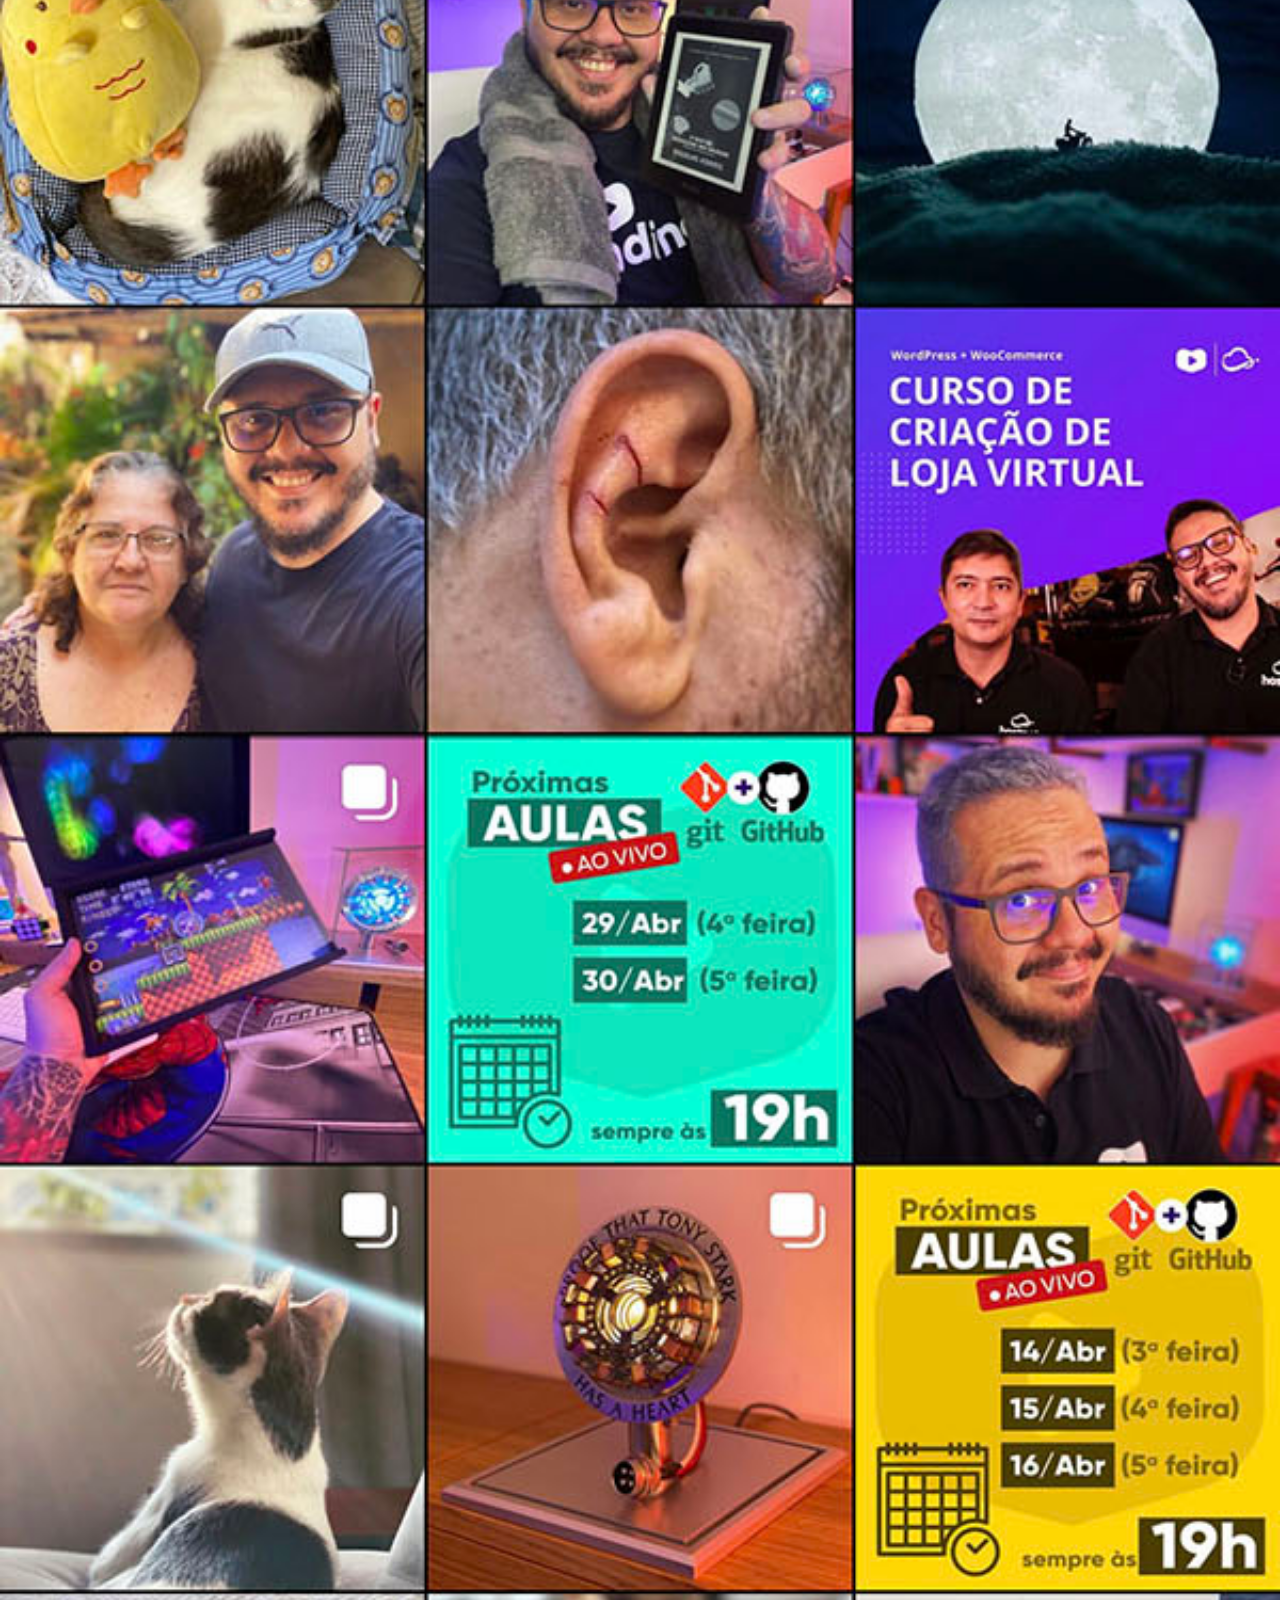
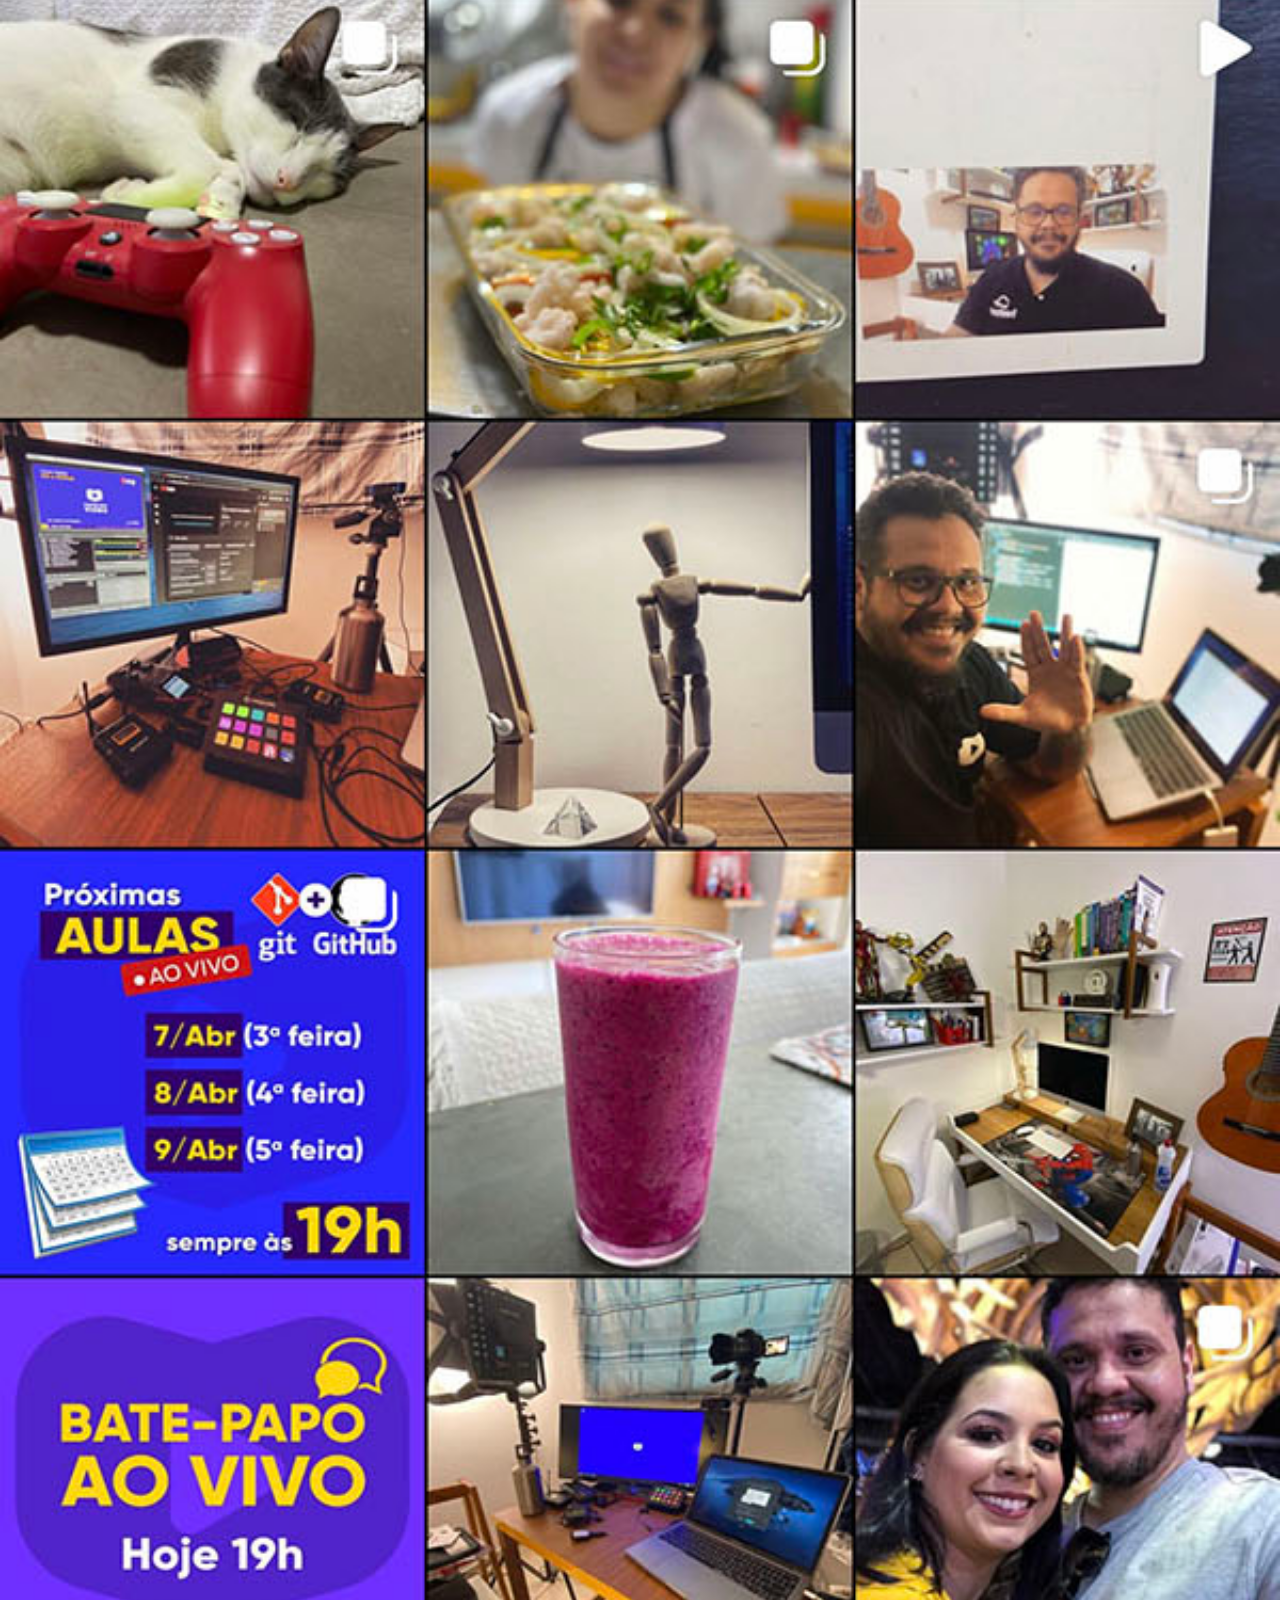
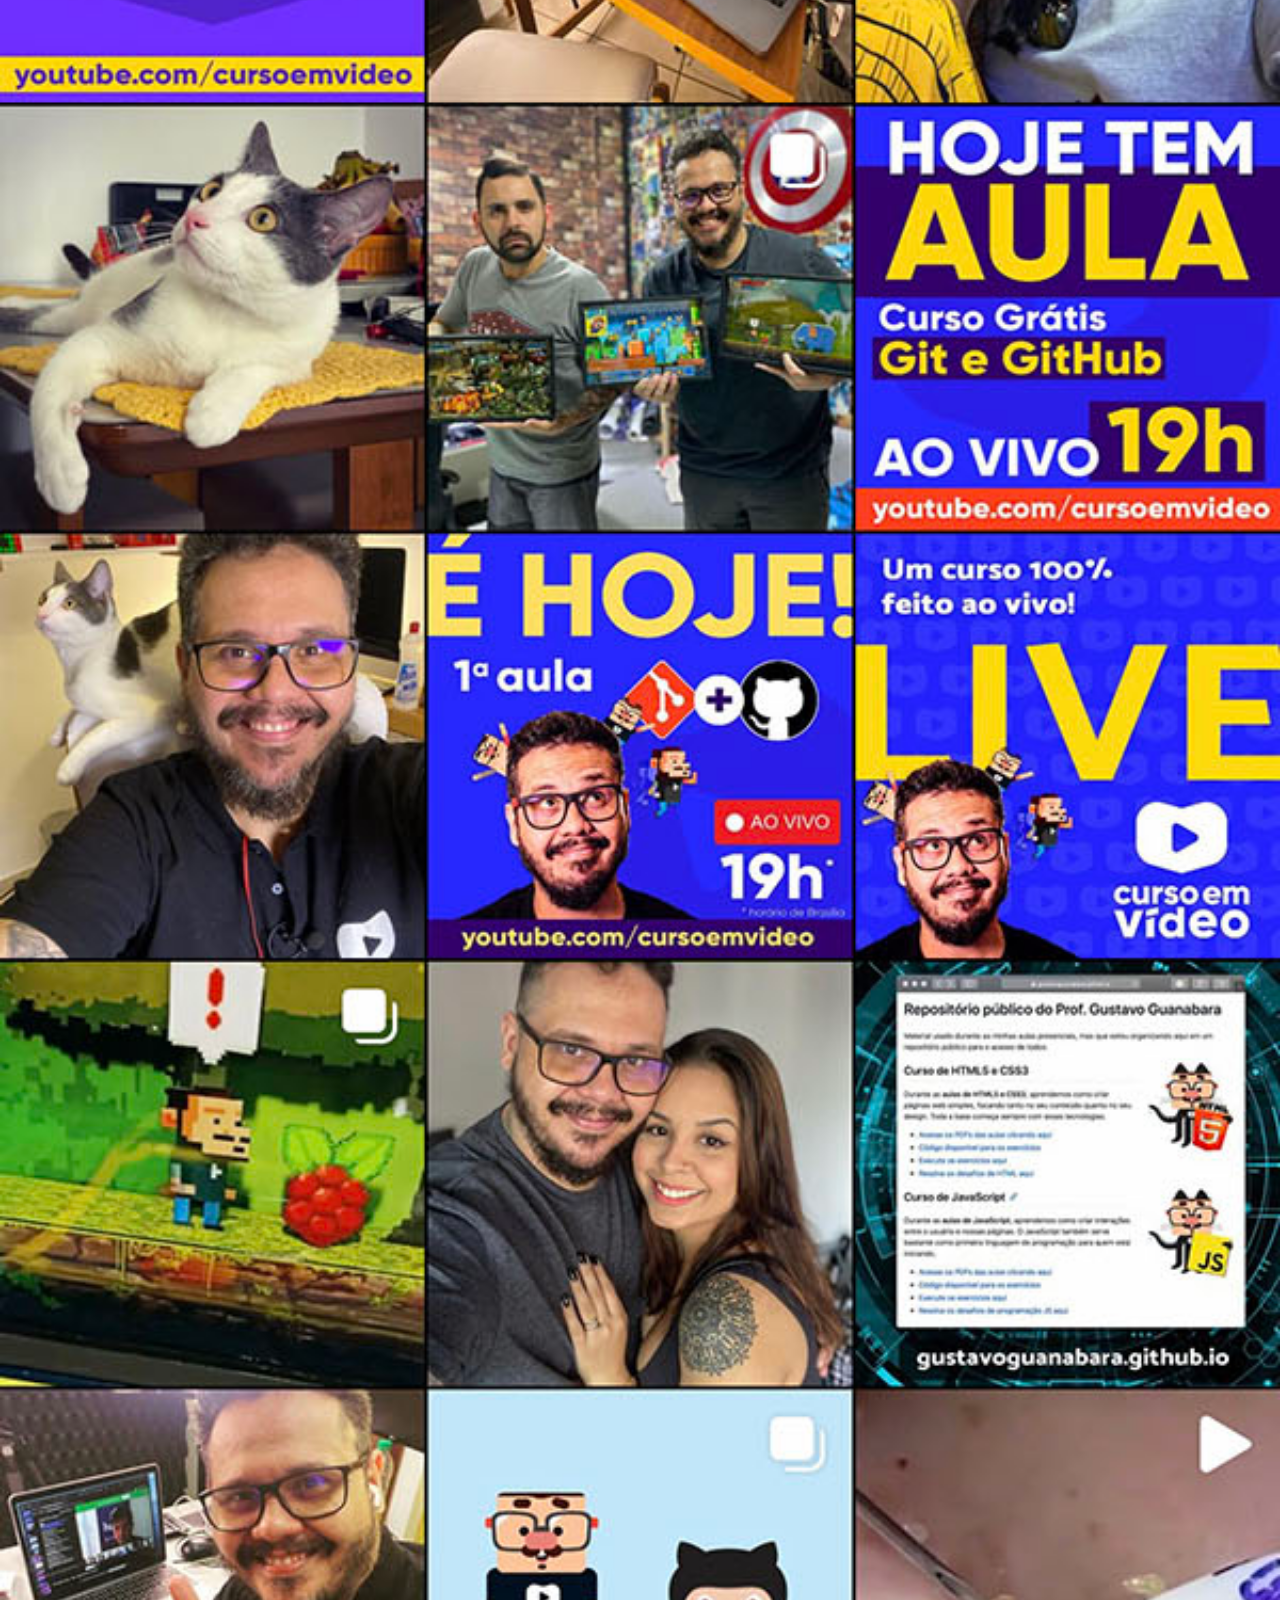
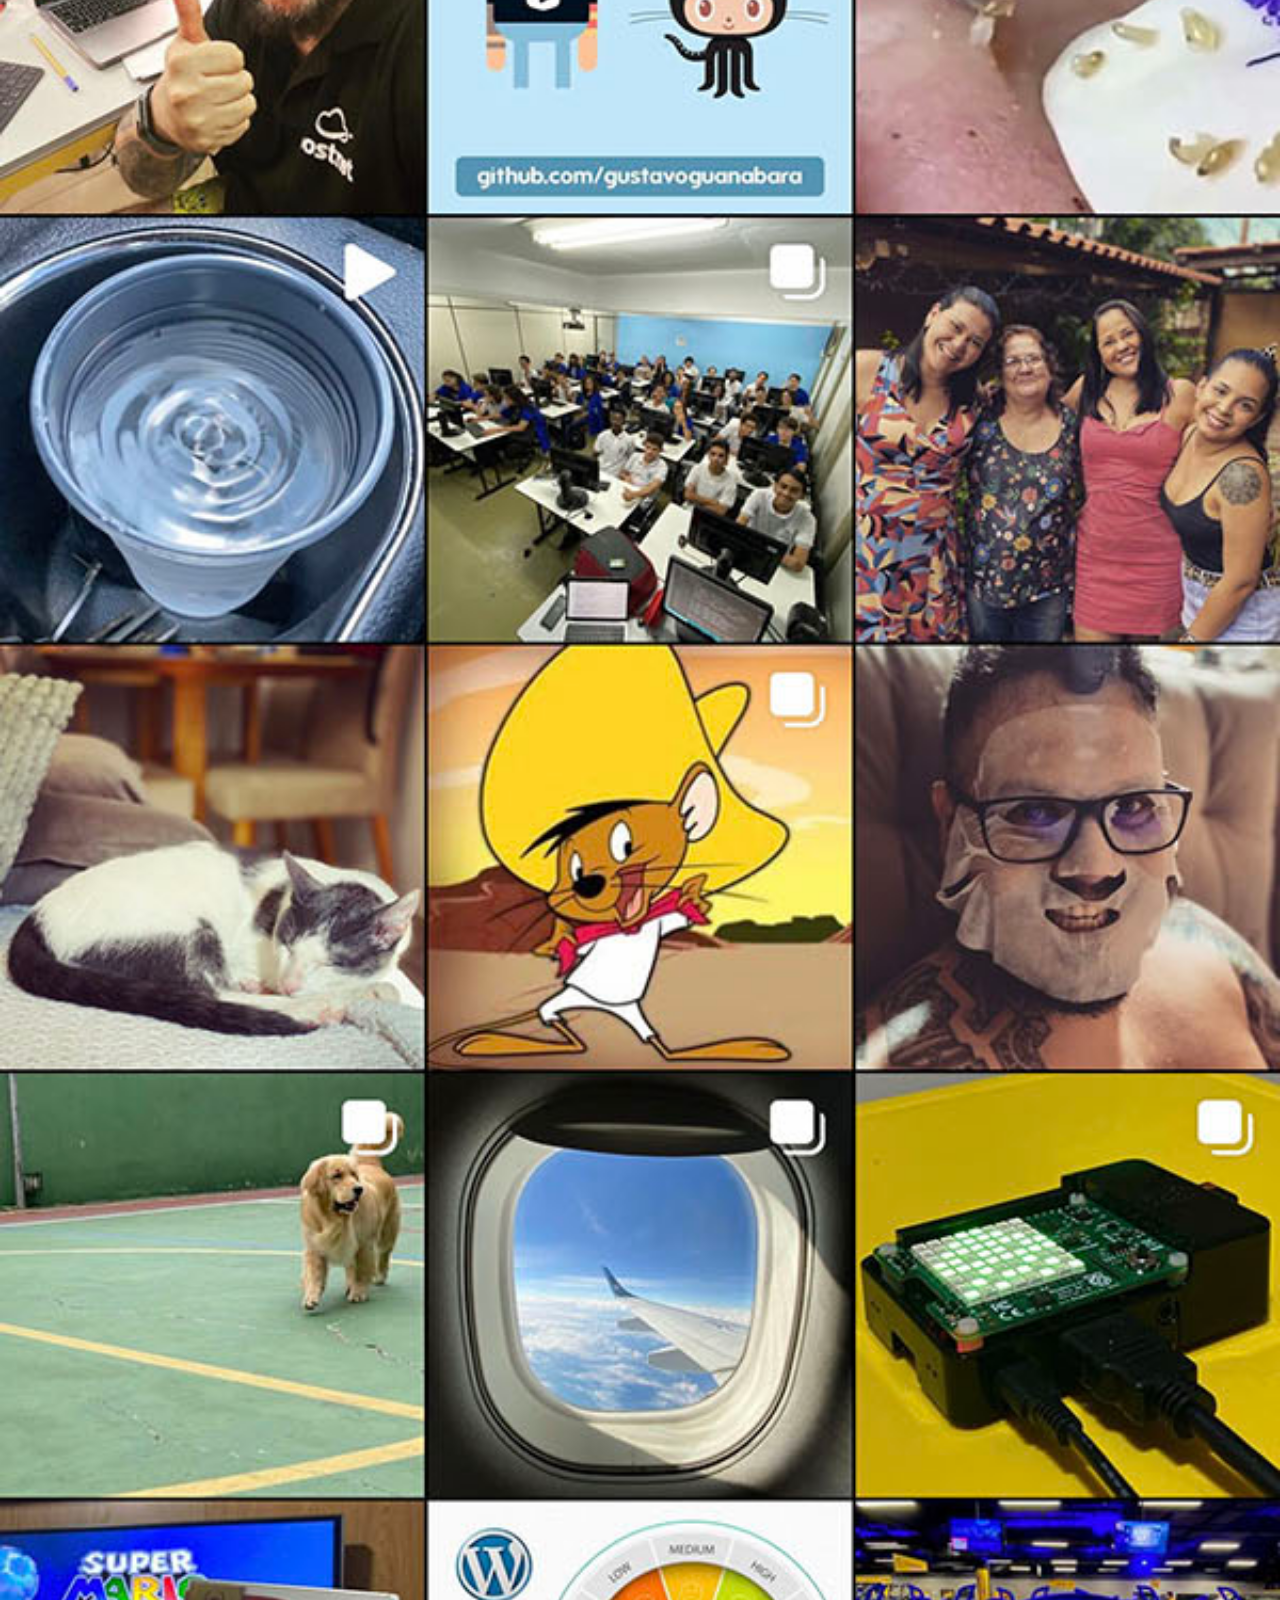
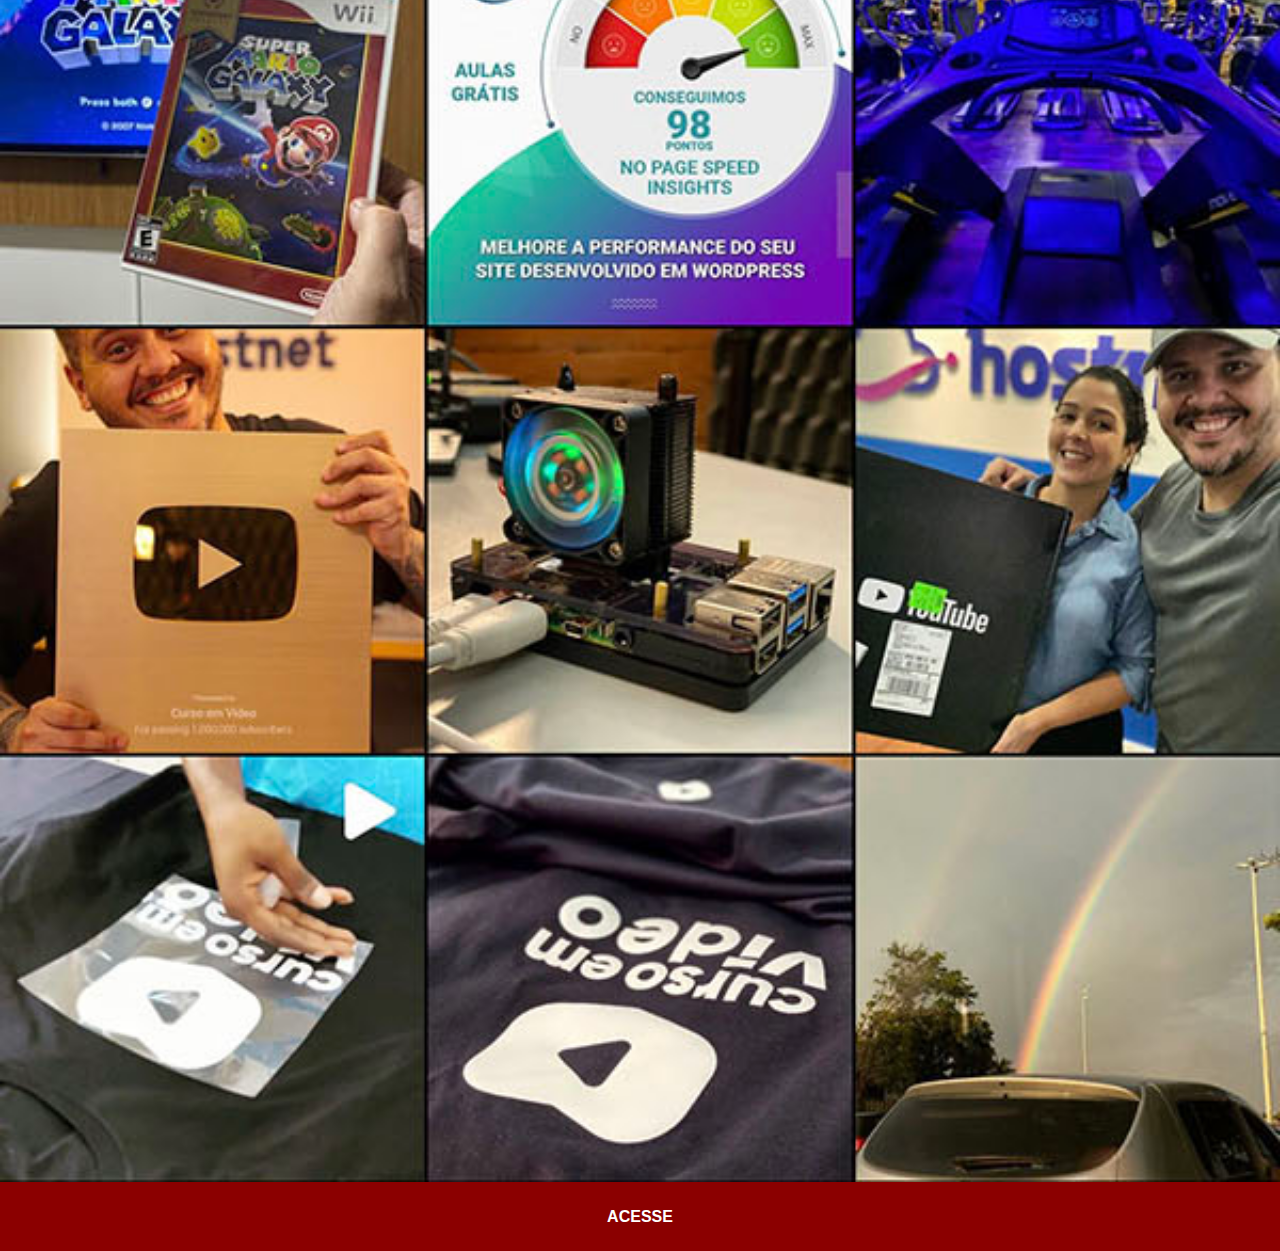
<file: instagram.html>
<!DOCTYPE html>
<html lang="en">
<head>
    <meta charset="UTF-8">
    <meta name="viewport" content="width=device-width, initial-scale=1.0">
    <title>Instagram</title>
    <link rel="stylesheet" href="styles/social.css">
</head>
<body>
    <img src="pacote_projeto/images/tela-instagram.jpg" alt="Instagram">
    <a href="#"  target="_blank" rel="author">ACESSE</a>
</body>
</html>
</file>
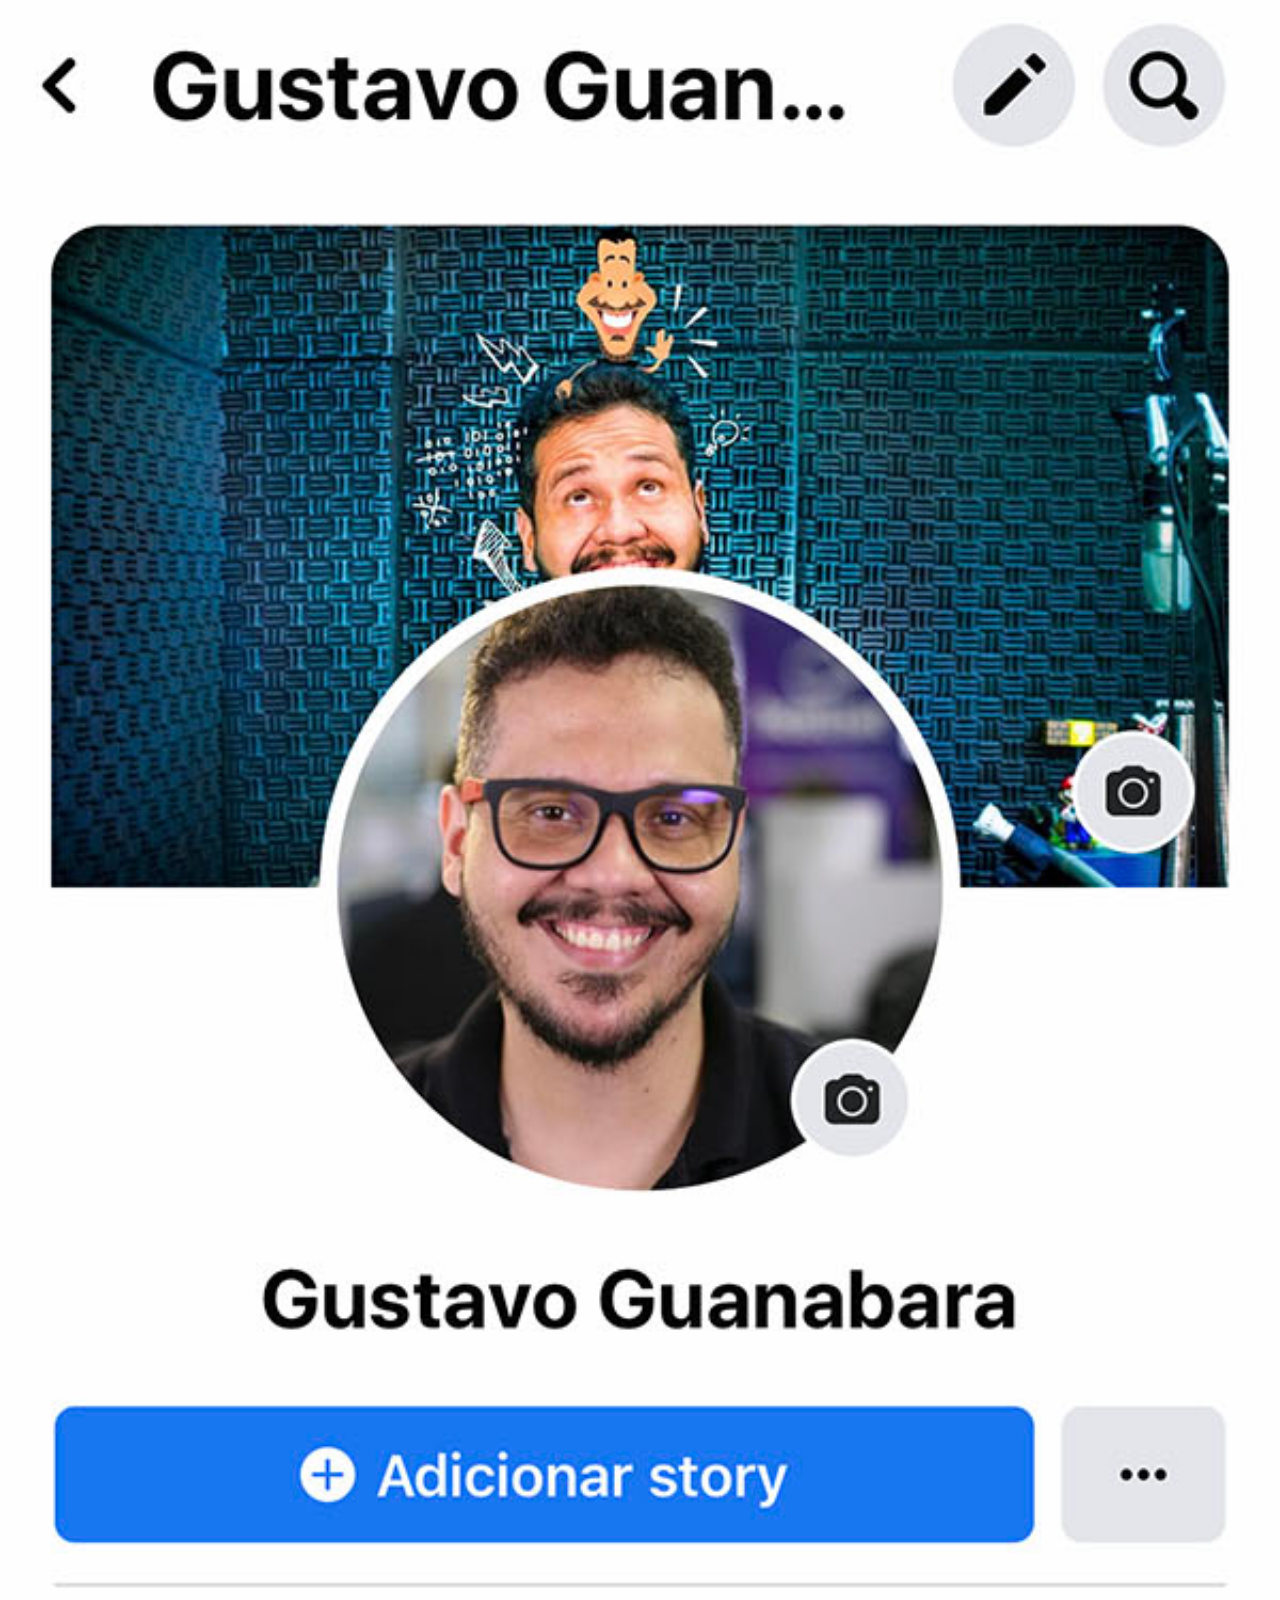
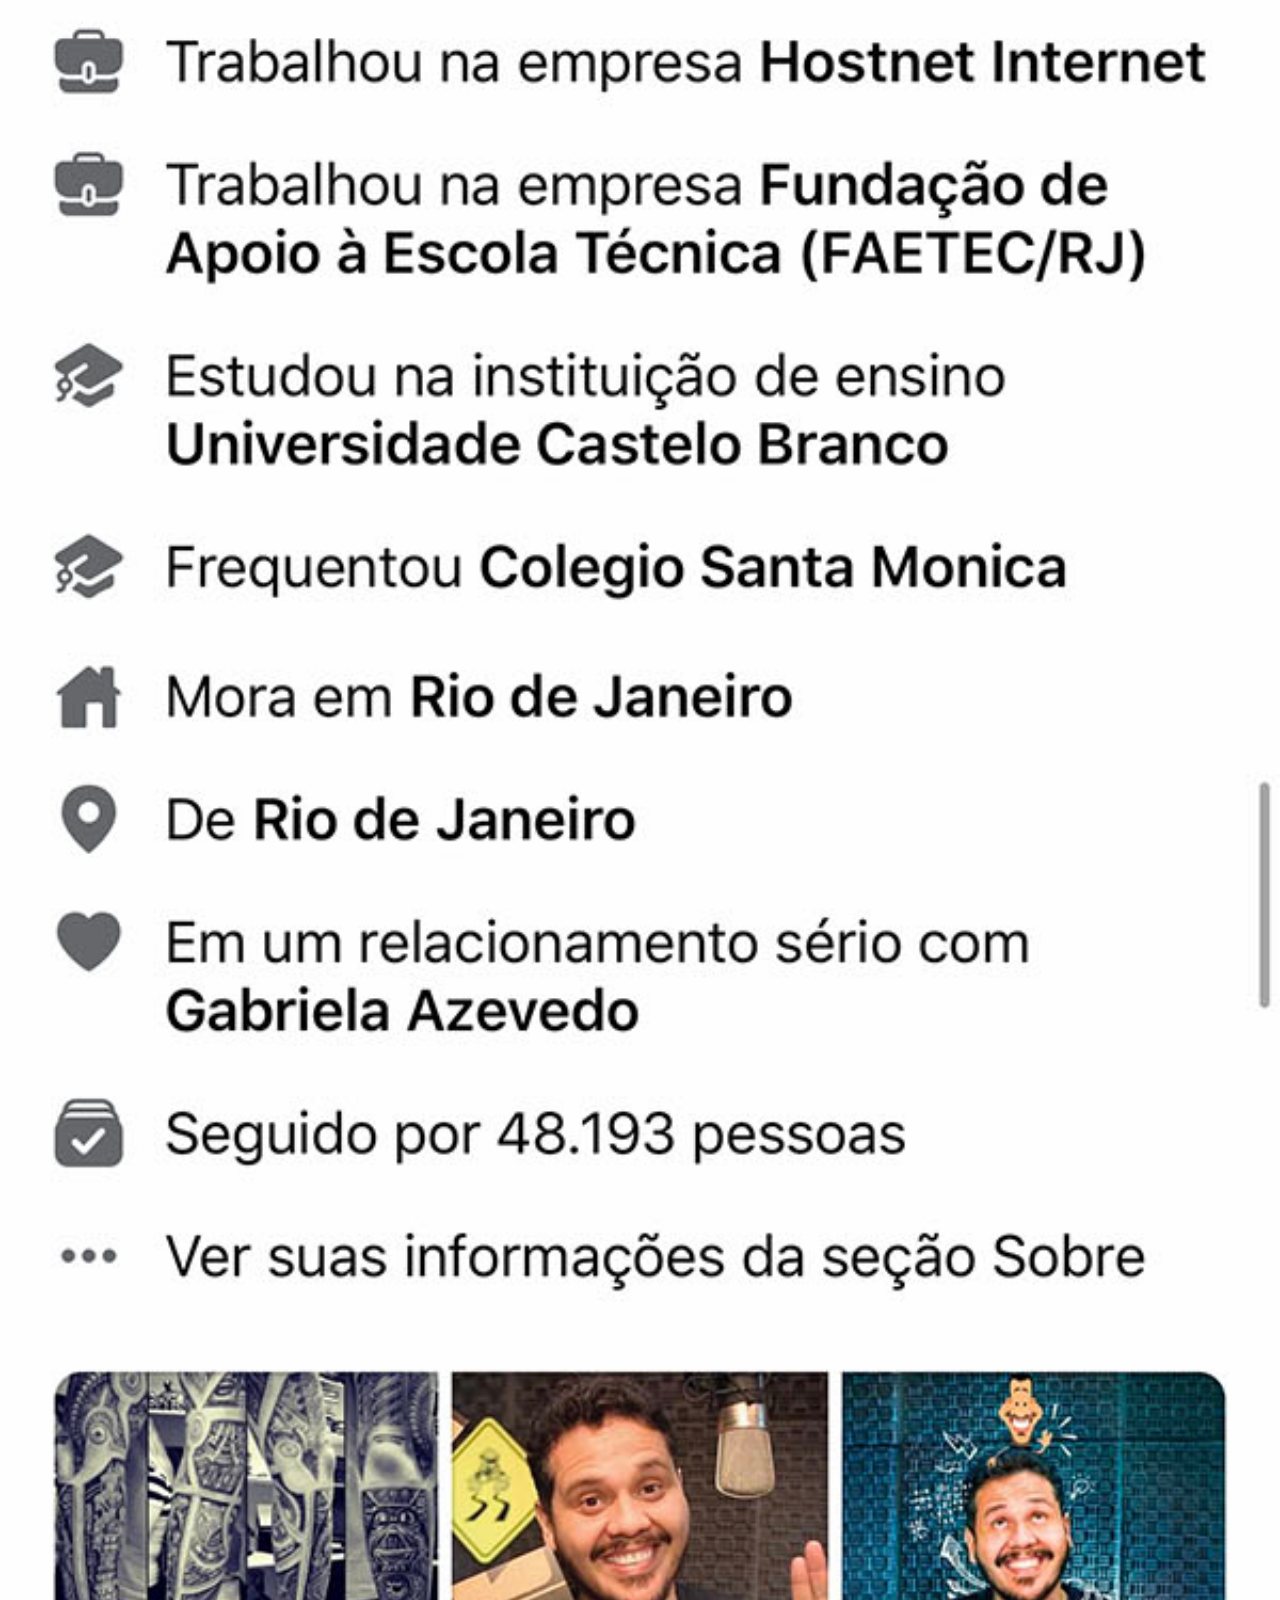
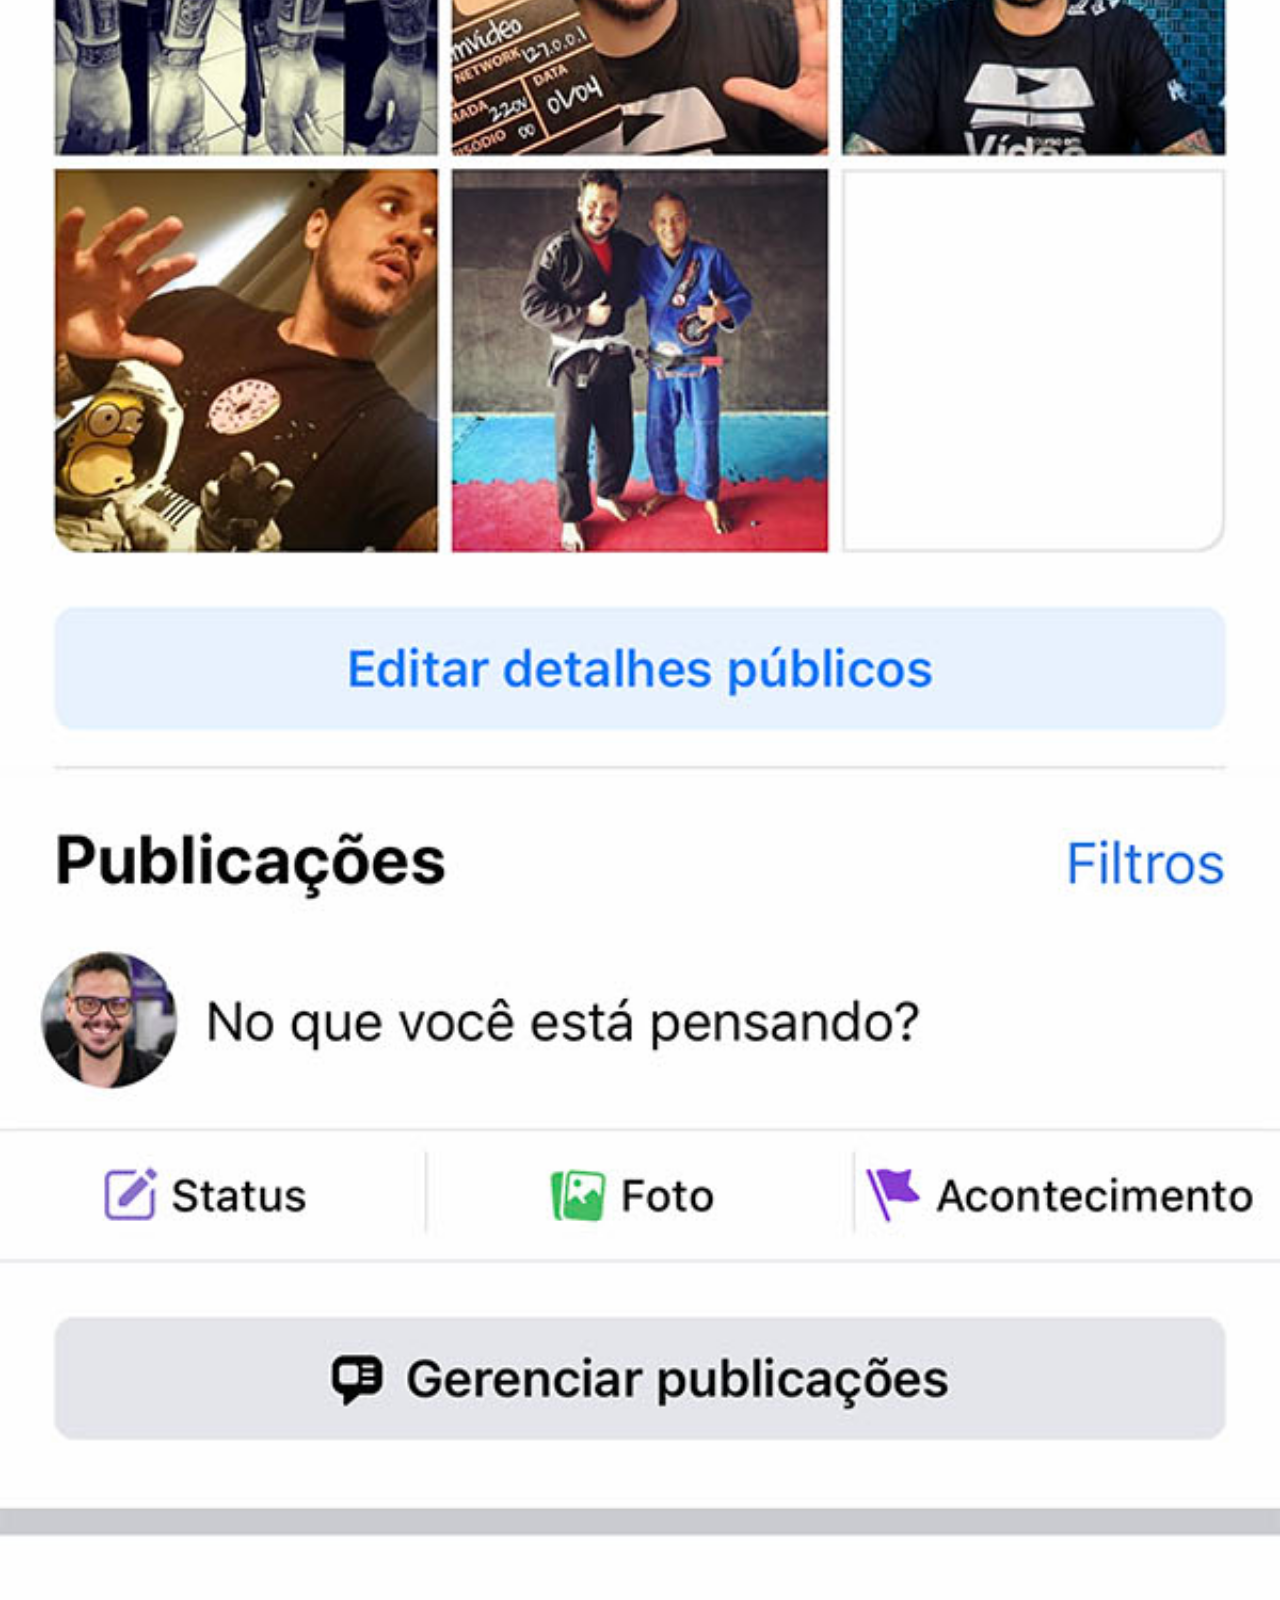
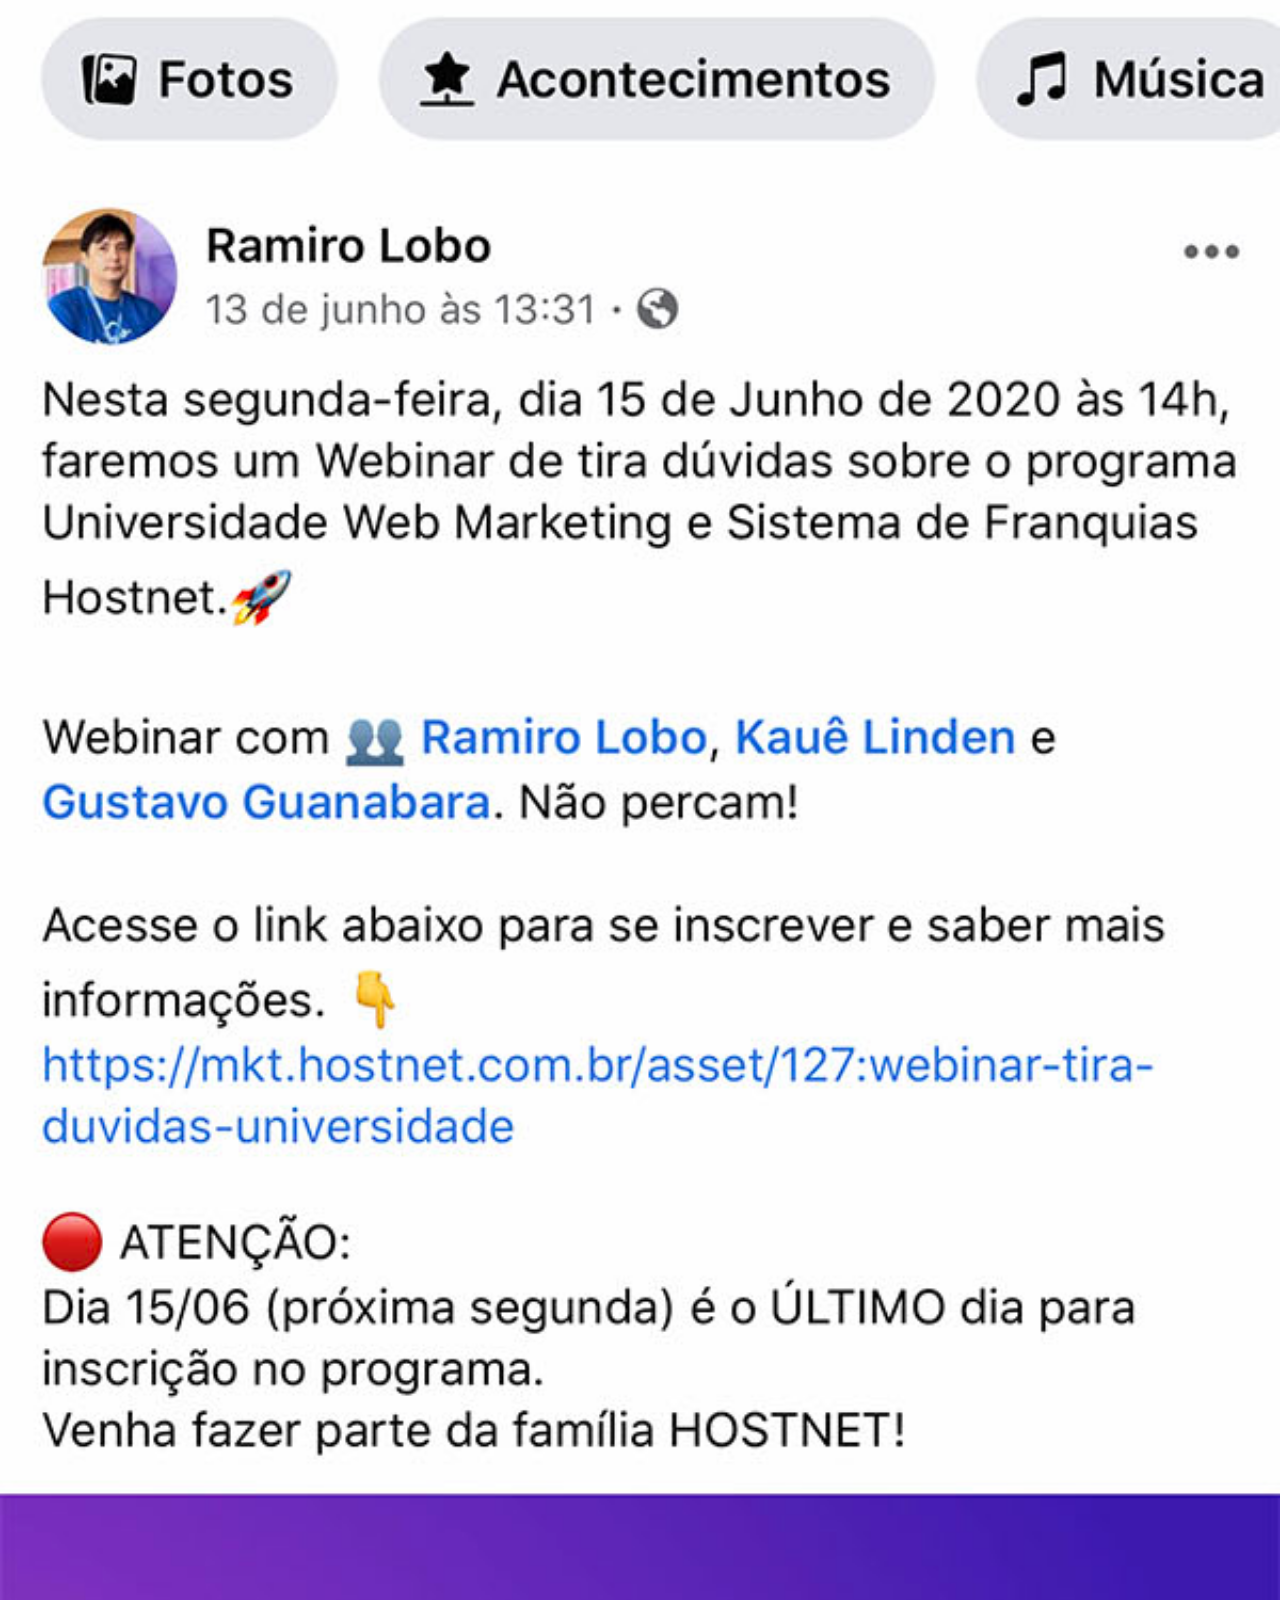
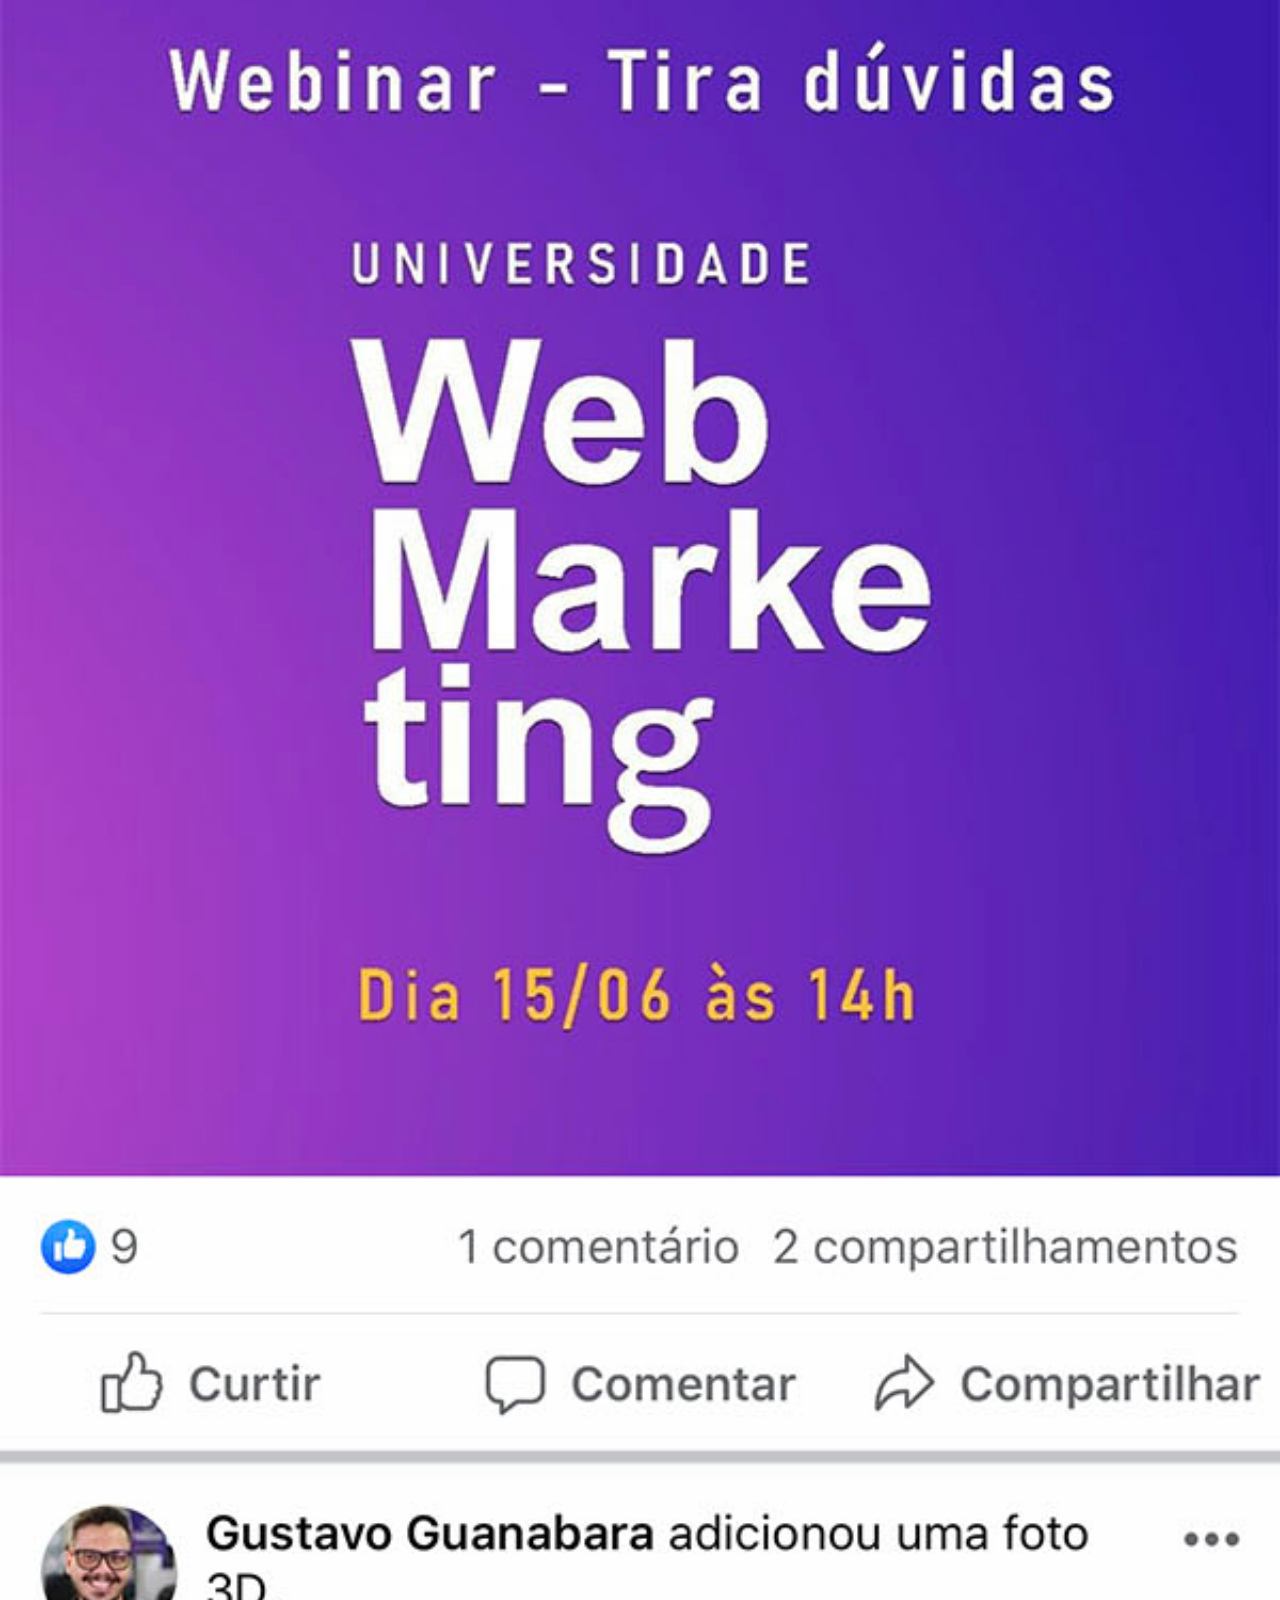
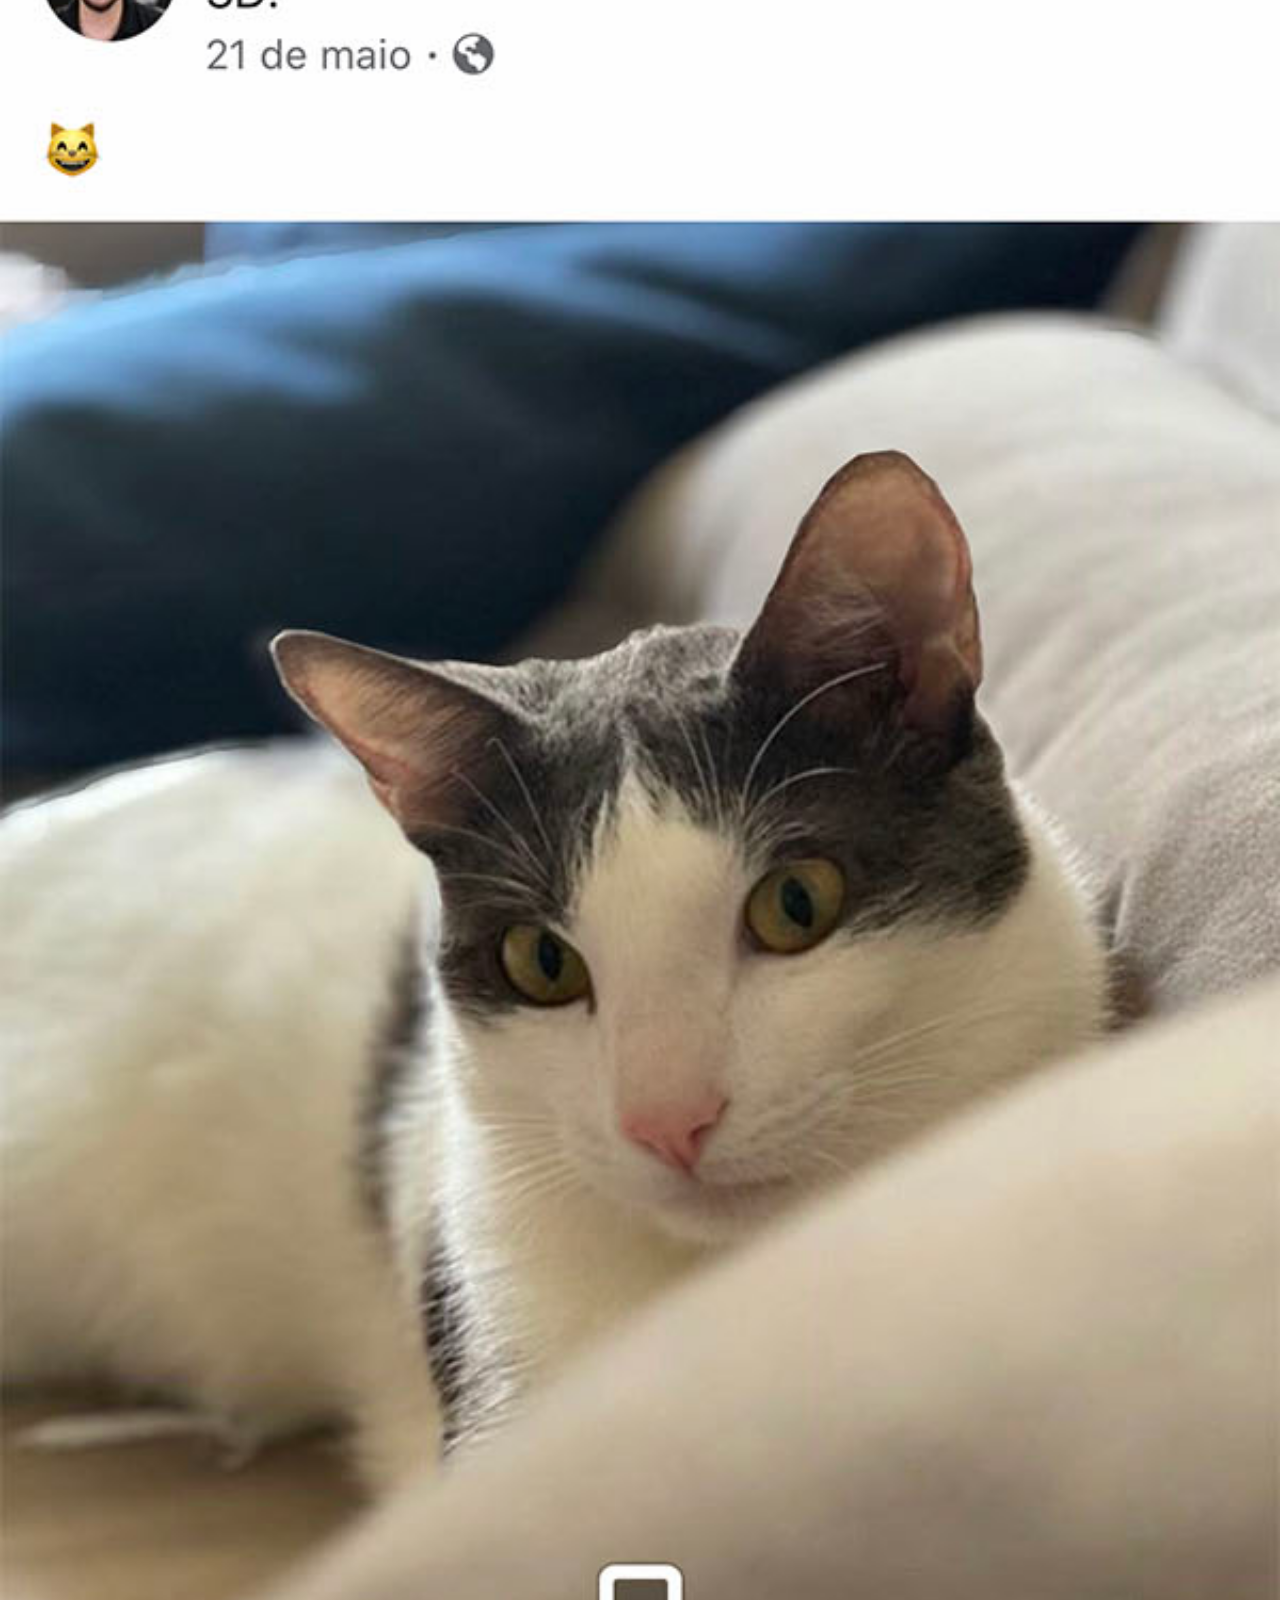
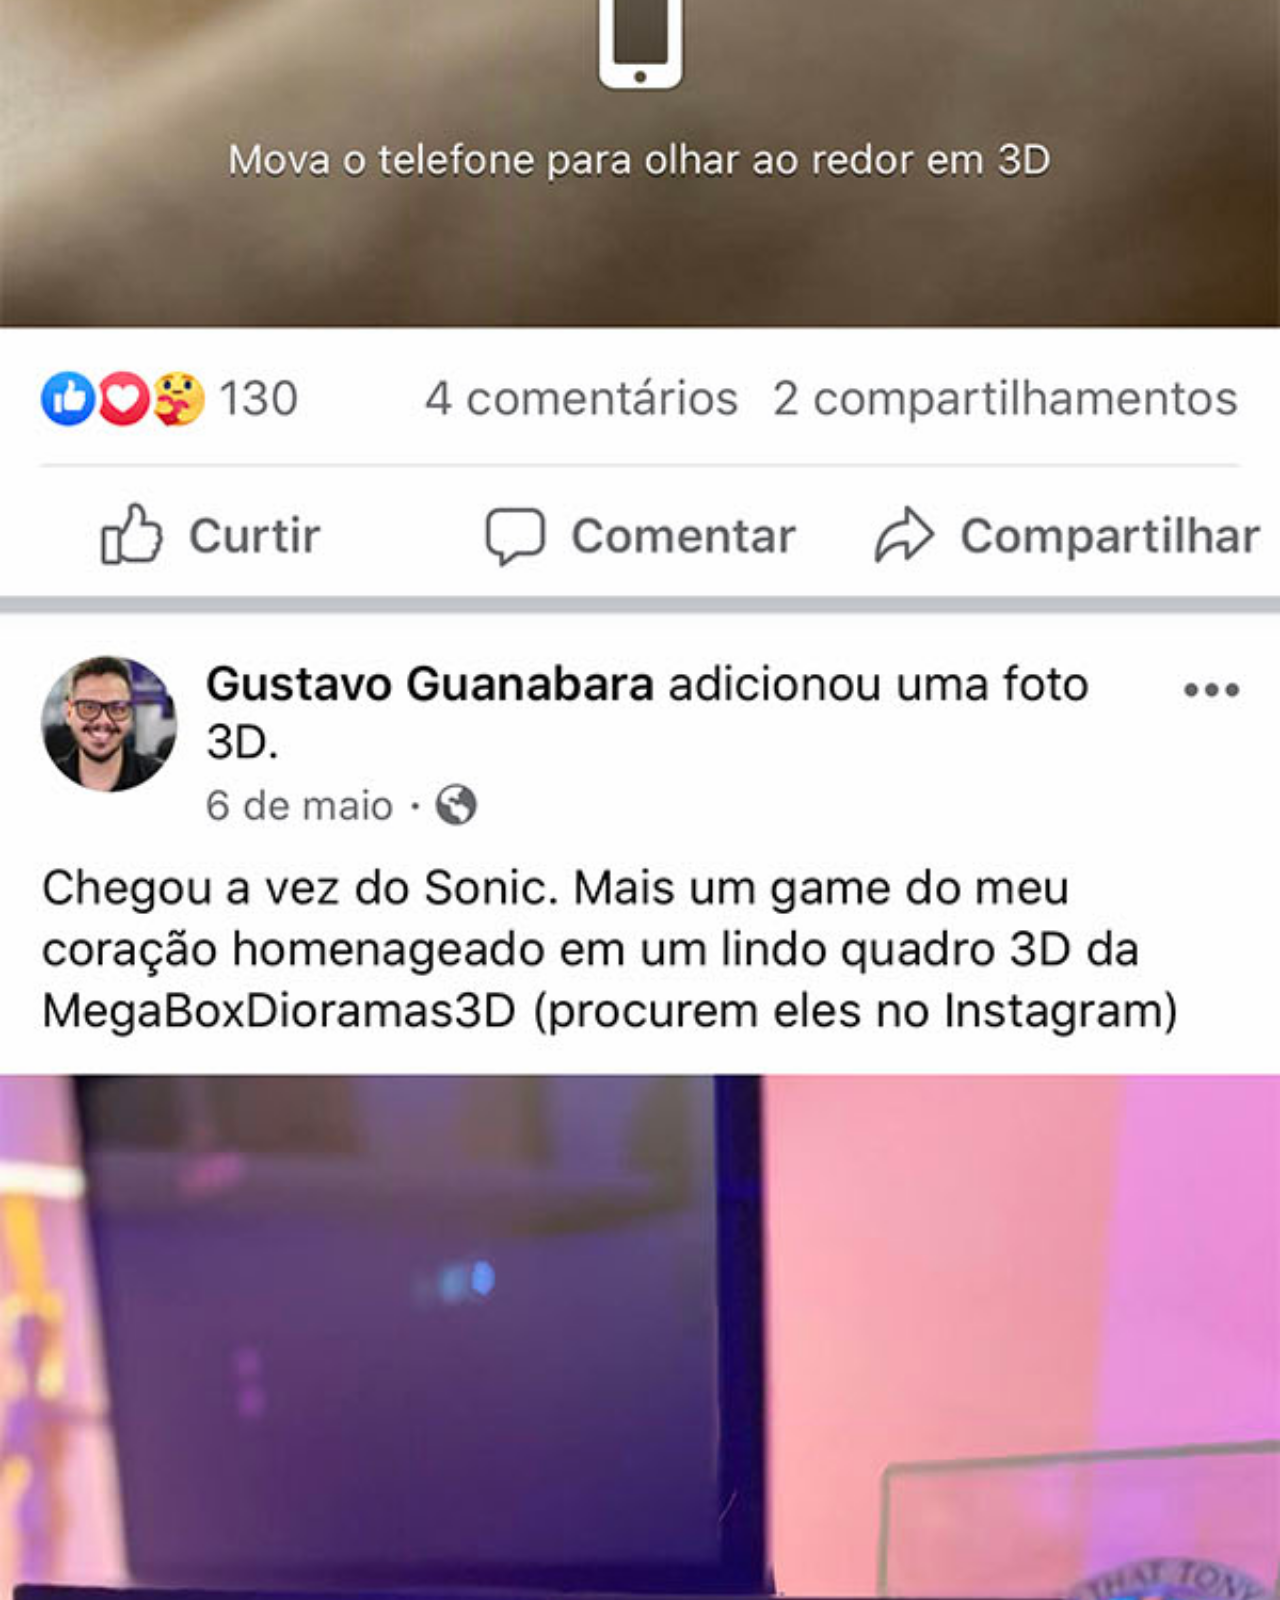
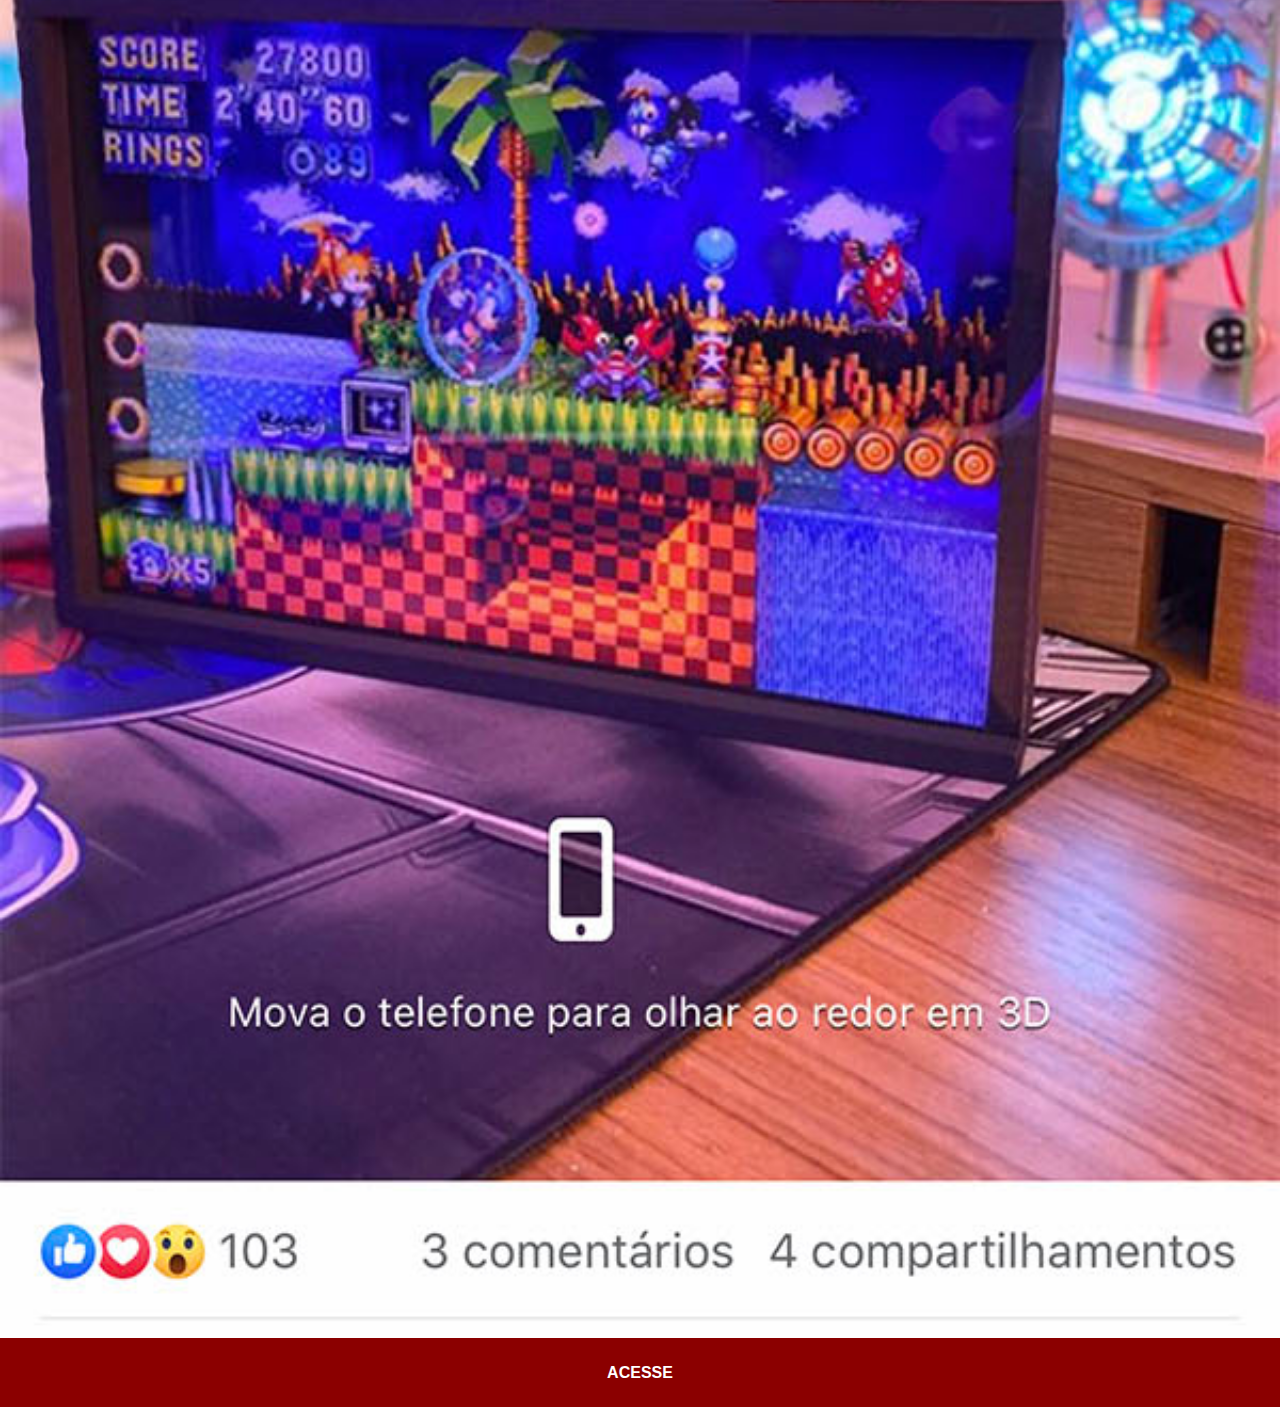
<file: linkedIn.html>
<!DOCTYPE html>
<html lang="en">
<head>
    <meta charset="UTF-8">
    <meta name="viewport" content="width=device-width, initial-scale=1.0">
    <title>LinkedIn</title>
    <link rel="stylesheet" href="styles/social.css">
</head>
<body>
    <img src="pacote_projeto/images/tela-facebook.jpg" alt="LinkedIn">
    <a href="https://www.youtube.com/user/cursoemvideo/playlists"  target="_blank" rel="author">ACESSE</a>
</body>
</html>
</file>
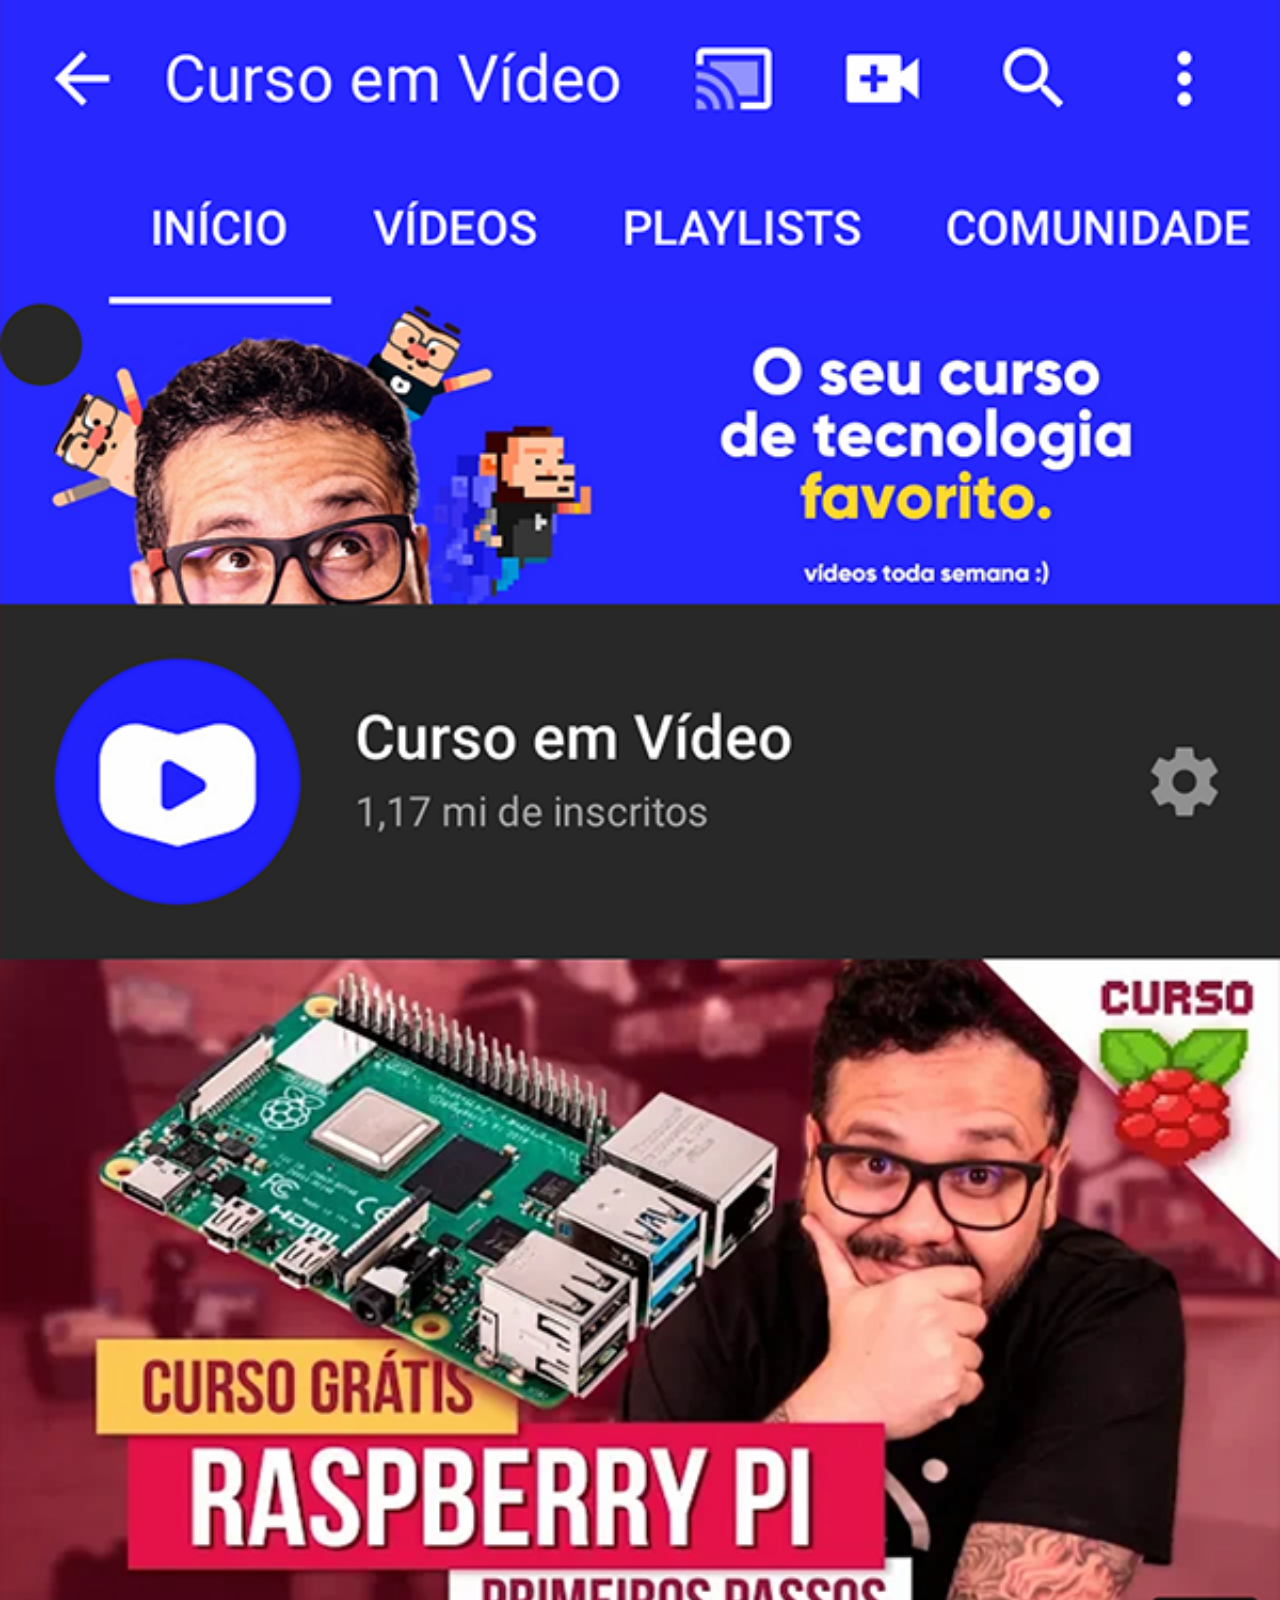
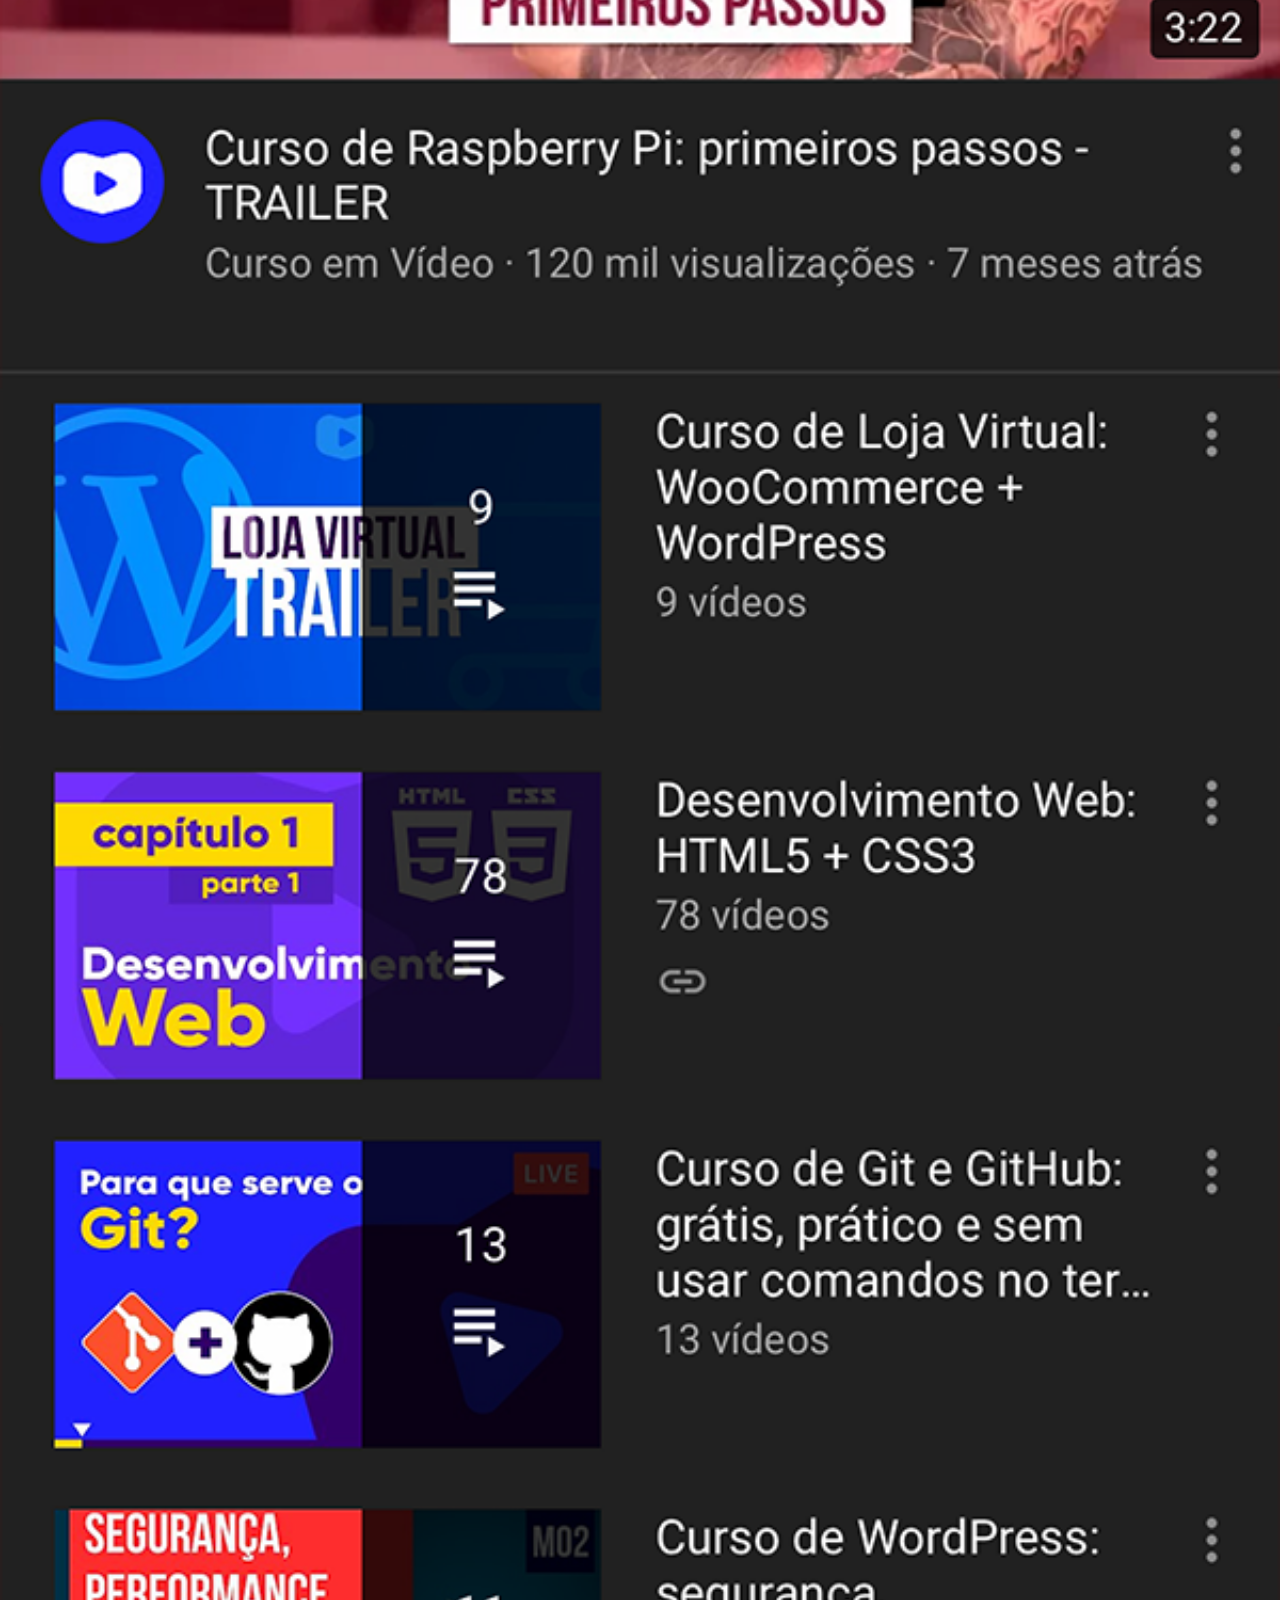
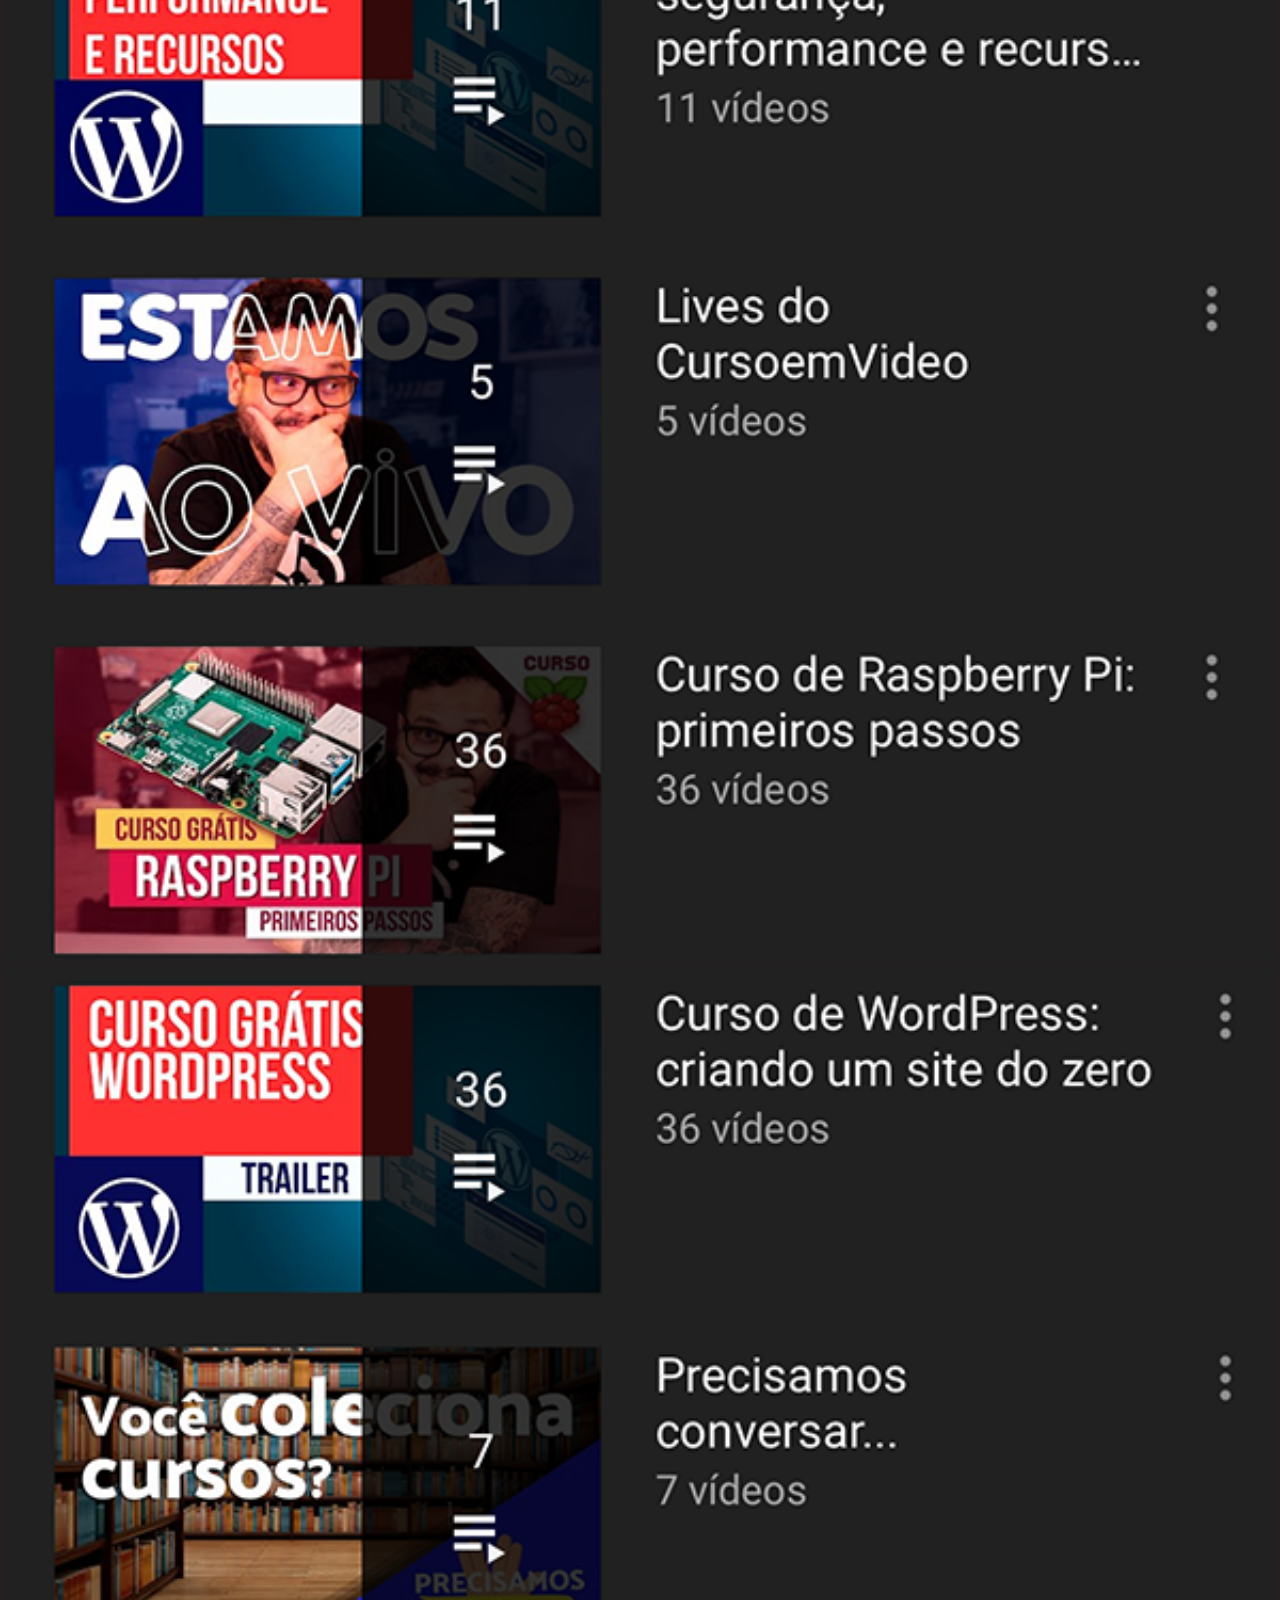
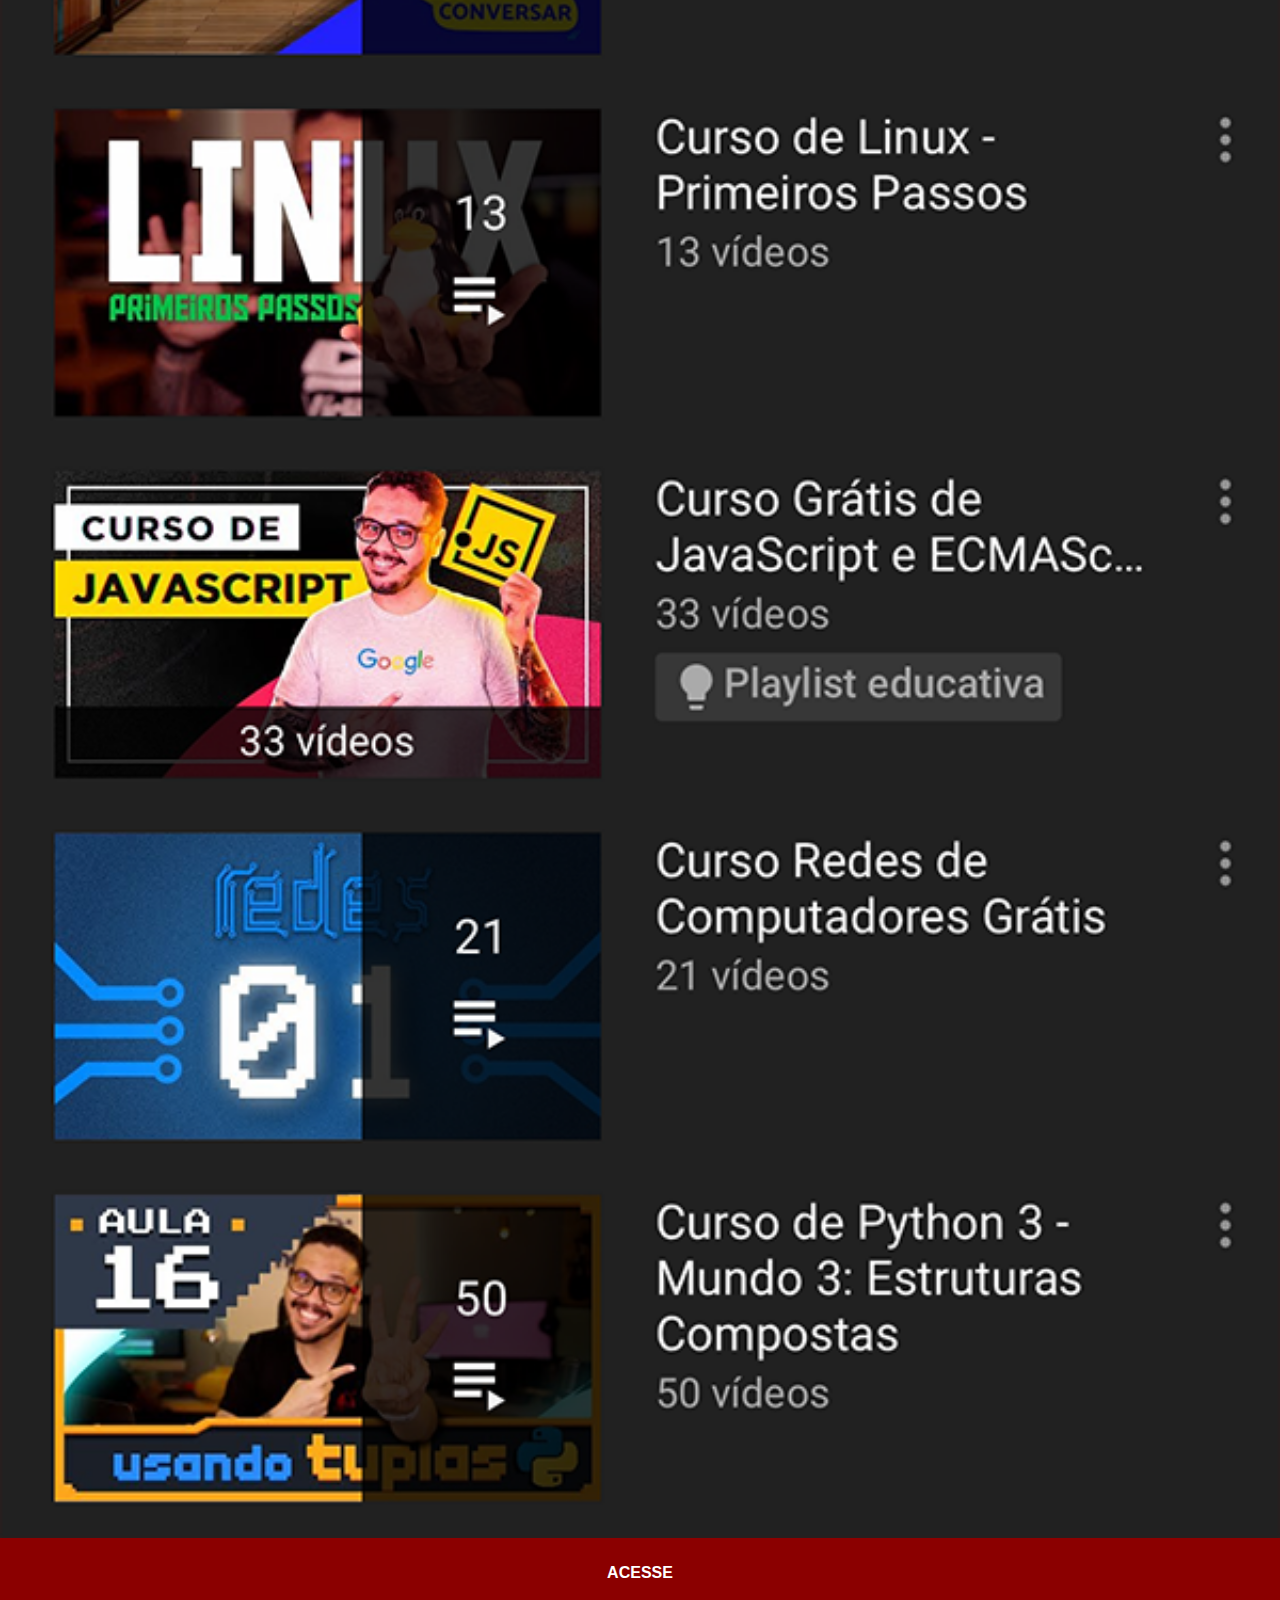
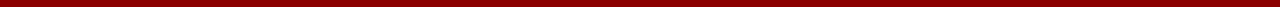
<file: youtube.html>
<!DOCTYPE html>
<html lang="en">
<head>
    <meta charset="UTF-8">
    <meta name="viewport" content="width=device-width, initial-scale=1.0">
    <title>Youtube</title>
    <link rel="stylesheet" href="styles/social.css">
    
</head>
<body>
    <img src="pacote_projeto/images/tela-youtube.png" alt="Youtube">
    <a href="https://www.youtube.com/user/cursoemvideo/playlists"  target="_blank" rel="author">ACESSE</a>
</body>
</html>
</file>
<file: styles/style.css>
@charset "UTF-8";

* {
    margin: 0px;
    padding: 0px;
}

html, body {
    height: 100vh;
    width: 100vw;
    background-color: rgb(49, 8, 87);
}

body {
    background: url('../pacote_projeto/images/neon1.png') ;
    background-size: cover;
    background-attachment: fixed;
}

.bar-lateral{
    display: block;
    
}

main {
    position: relative;
    height: 100vh;
   
}

section#phone {
    position: absolute;
    
    top: 50%;
    left: 50%;
    transform: translate(-50%, -50%);

    background: url('../pacote_projeto/images/frame-phone.png') no-repeat;
    width: 448px;
    height: 627px;
}

iframe#screen {
    position: relative;
    top: 37px;
    left: 72px;
    border-radius: 12px;
    width: 302px;
    height: 535px;
    
}

section#icons {
    text-align: right;
}

section#icons img {
    width: 80px;
    margin: 10px;
    border-radius: 50%;
    box-shadow: 2px 2px 5px rgba(255, 255, 255, 0.322);
    box-sizing: border-box;
}



section#icons img:hover {
    border: 2px solid rgba(255, 255, 255, 0.486);
    transform: translate(-3px, -3px);
    box-shadow: 5px 5px 10px rgba(255, 255, 255, 0.322);
    transition: transform .6s, border .5s;
}
</file>
<file: styles/smartphone.css>
@charset "UTF-8";

html, body {
    height: 100vh;
    width: 100vw;
    background-color: rgb(49, 8, 87);
    overflow: hidden;
}

section#icons img {
    width: 40px;
    margin: 6px;
    border-radius: 50%;
    box-shadow: 2px 2px 5px rgba(255, 255, 255, 0.322);
    box-sizing: border-box;
}

.bar-lateral{
    display: inline-block;
    
    
}

section#icons {
    text-align: left;
}

section#phone {
    position: absolute;
    background: none;
    background: url(../pacote_projeto/images/frame-phone-mini.png) no-repeat;


    width: 448px;
    height: 552px;
}

iframe#screen {
    position: relative;
    top: 32px;
    left: 72px;
    border-radius: 12px;
    width: 302px;
    height: 469px;
    
}
</file>
<file: styles/social.css>
@charset "UTF-8";

* {
    padding: 0px;
    margin: 0px;
    font-family: Arial, Helvetica, sans-serif;
    background-color: darkred;
}

::-webkit-scrollbar {
    width: 0px;
    height: 0px;
}

img {
    width: 100vw;
}
a {
    display: block;
    padding: 25px;
    color: white;
    background-color: darkred;
    text-decoration: none;
    text-align: center;
    font-weight: bolder;
    margin-top: -3px;
}

a:hover {
    background-color: red;
}
</file>
